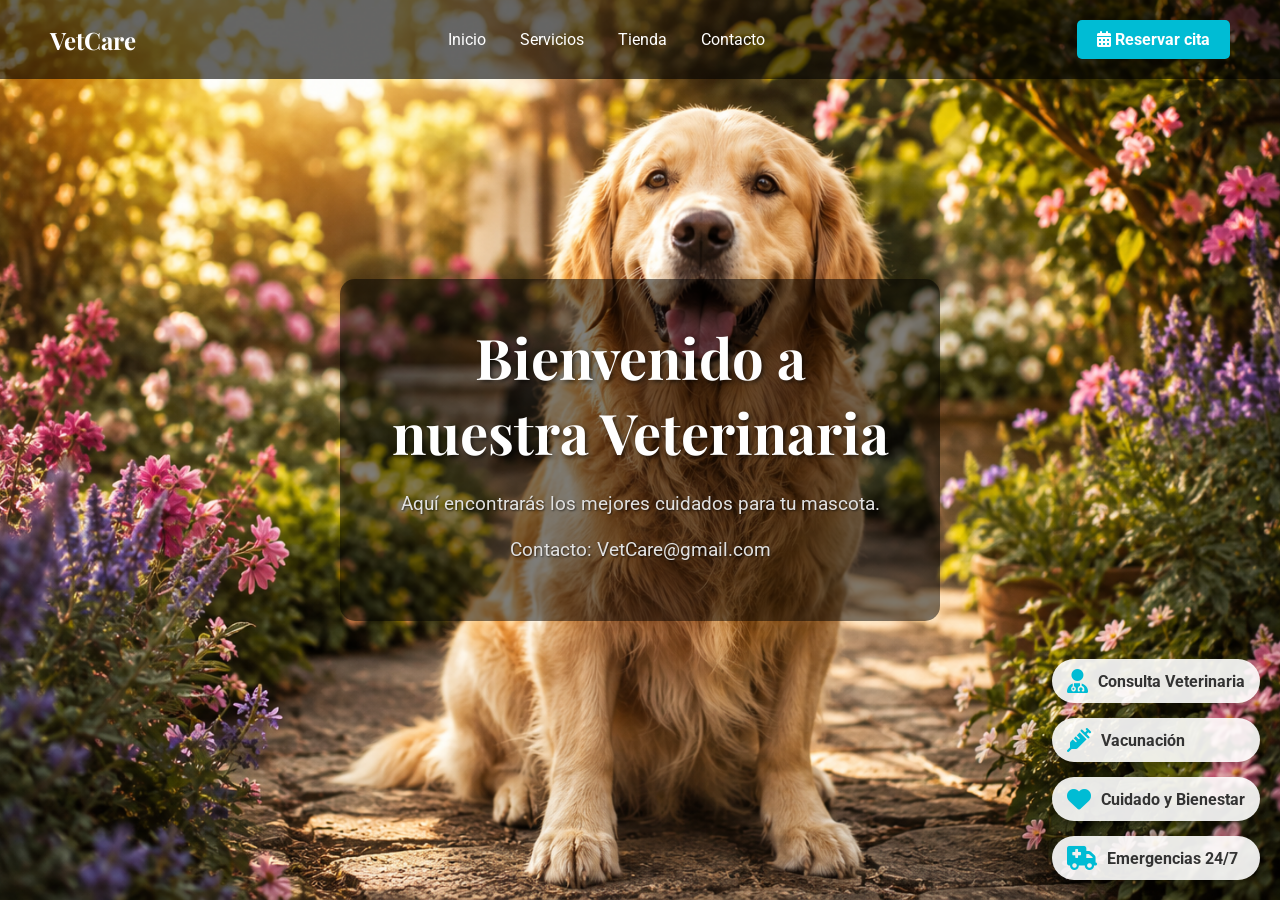
<file: index.html>
<!DOCTYPE html>
    <html lang="es">
    <head>
        <meta charset="UTF-8">
        <meta name="viewport" content="width=device-width, initial-scale=1.0">
        <title>Veterinaria</title>
        <link rel="stylesheet" href="style.css">
        <link href="https://fonts.googleapis.com/css2?family=Playfair+Display:ital,wght@0,400;0,700;1,400&family=Roboto:wght@300;400;700&display=swap" rel="stylesheet">
        <link rel="stylesheet" href="https://cdnjs.cloudflare.com/ajax/libs/font-awesome/6.4.0/css/all.min.css">
    </head>
    <body>

        <header class="navbar">
            <div class="logo">VetCare</div>
            <nav class="nav-links">
                <a href="index.html">Inicio</a>
                <a href="Servicios/servicio.html">Servicios</a>
                <a href="Tianda/tienda.html">Tienda</a>
                <a href="Contacto/contacto.html">Contacto</a>
            </nav>
            <a href="reserva/reserva.html" class="btn-cita"><i class="fa-solid fa-calendar-days"></i> Reservar cita</a>
        </header>

        <div class="hero-box">
            <h1>Bienvenido a nuestra Veterinaria</h1>
            <p>Aquí encontrarás los mejores cuidados para tu mascota.</p>
            <p>Contacto: VetCare@gmail.com</p>
        </div>  

        <div class="icon-container">
            <a href="C.V.C.E/Consulta Veterinaria/consulta.html" class="icon-item">
                <i class="fas fa-user-md"></i>
                <span>Consulta Veterinaria</span>
            </a>
            <a href="C.V.C.E/Vacunacion/vacunacion.html" class="icon-item">
                <i class="fas fa-syringe"></i>
                <span>Vacunación</span>
            </a>
            <a href="C.V.C.E/Cuidado y Bienestar/cuidado.html" class="icon-item">
                <i class="fas fa-heart"></i>
                <span>Cuidado y Bienestar</span>
            </a>
            <a href="C.V.C.E/Emergencias/emergencia.html" class="icon-item">
                <i class="fas fa-ambulance"></i>
                <span>Emergencias 24/7</span>
            </a>
        </div>

    </body>
    </html>
</file>
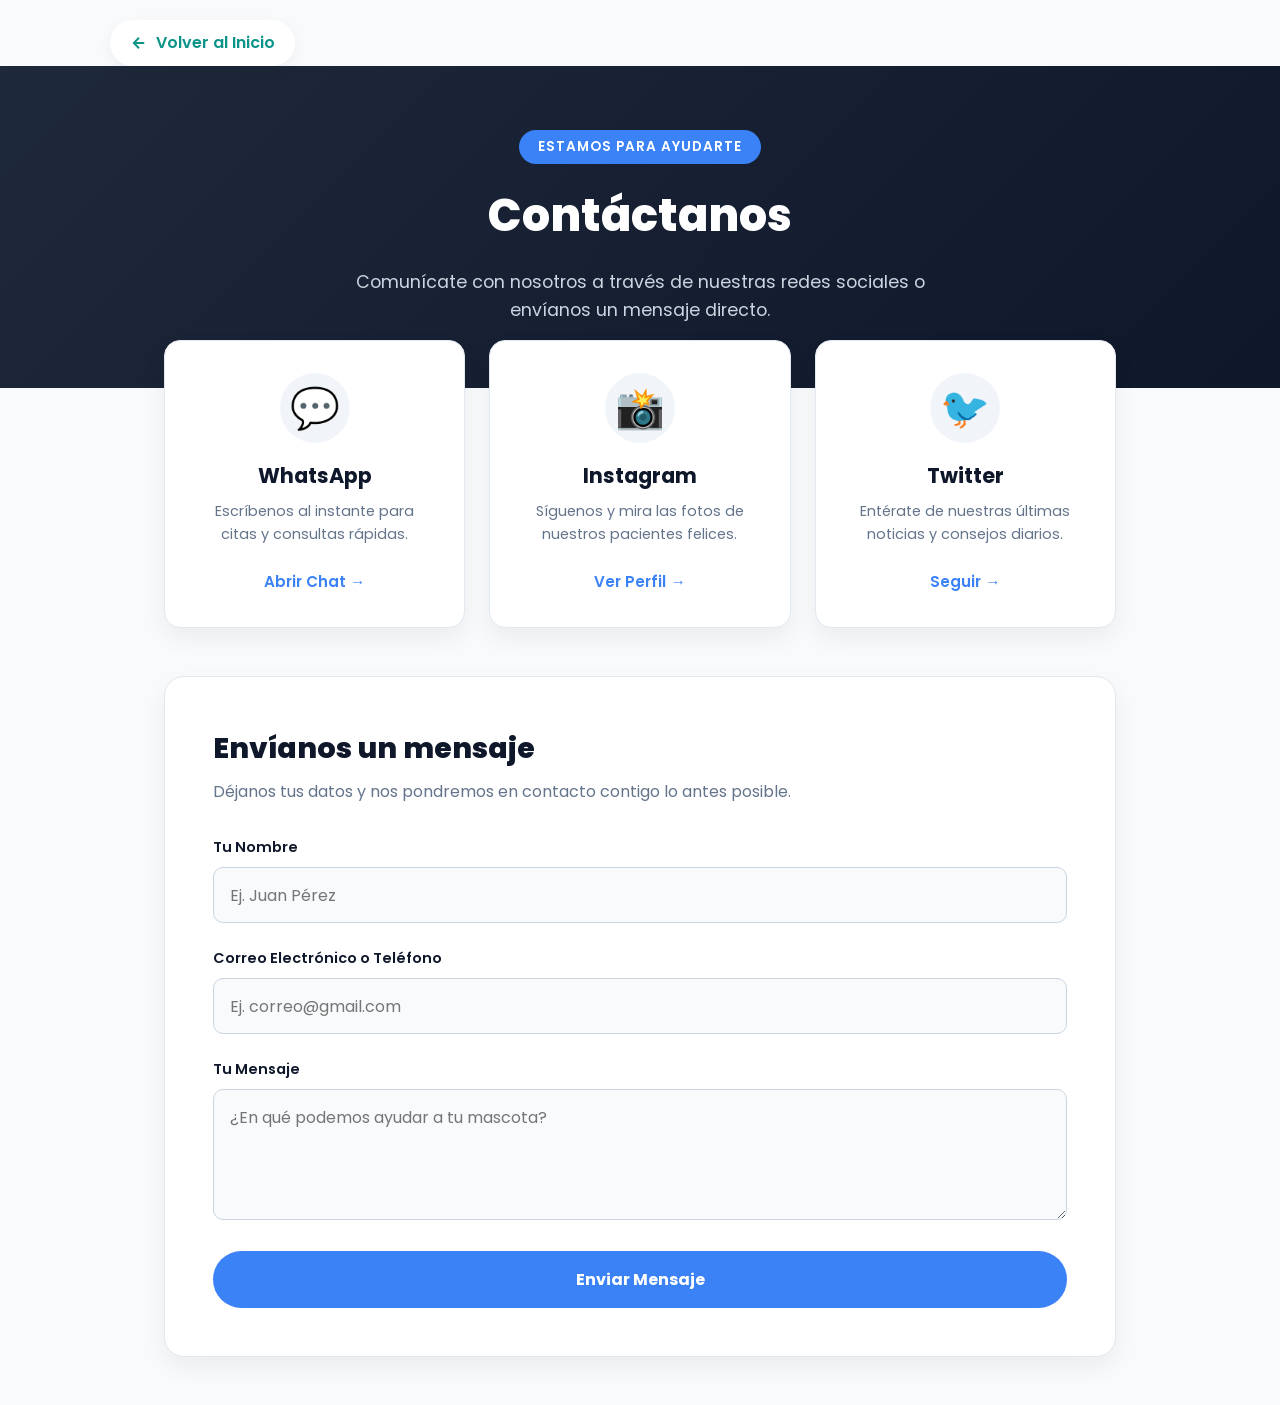
<file: Contacto/contacto.html>
<!DOCTYPE html>
<html lang="es">
<head>
    <meta charset="UTF-8">
    <meta name="viewport" content="width=device-width, initial-scale=1.0">
    <title>Contacto - VetCare Premium</title>
    
    <!-- Enlace al archivo CSS de estilos -->
    <link rel="stylesheet" href="contacto.css">
    
    <!-- Fuente moderna -->
    <link href="https://fonts.googleapis.com/css2?family=Poppins:wght@400;500;600;700;800&display=swap" rel="stylesheet">
</head>
<body>

    <!-- Botón para Volver al Inicio -->
    <div style="max-width: 1100px; margin: 20px auto 0 auto; padding: 0 20px;">
        <a href="../index.html" class="btn-volver-inicio" style="display: inline-flex; align-items: center; gap: 8px; text-decoration: none; background: #ffffff; color: #0d9488; padding: 10px 20px; border-radius: 30px; font-weight: 600; font-family: 'Poppins', sans-serif; box-shadow: 0 4px 15px rgba(0,0,0,0.05); transition: background 0.3s ease;">
            <svg width="18" height="18" viewBox="0 0 24 24" fill="none" stroke="currentColor" stroke-width="2.5"><path d="M19 12H5M12 19l-7-7 7-7"/></svg>
            Volver al Inicio
        </a>
    </div>

    <!-- Encabezado de la página -->
    <header class="main-header">
        <div class="header-content">
            <span class="badge">Estamos para ayudarte</span>
            <h1>Contáctanos</h1>
            <p>Comunícate con nosotros a través de nuestras redes sociales o envíanos un mensaje directo.</p>
        </div>
    </header>

    <main class="contact-container">
        
        <!-- Tarjetas de Redes Sociales y Comunicación -->
        <div class="social-grid">
            
            <!-- WhatsApp -->
            <a href="https://chat.whatsapp.com/DPaBUyf6cbuBgIT8KZkjf7" target="_blank" class="social-card whatsapp">
                <div class="social-icon">💬</div>
                <h3>WhatsApp</h3>
                <p>Escríbenos al instante para citas y consultas rápidas.</p>
                <span class="social-link-text">Abrir Chat &rarr;</span>
            </a>

            <!-- Instagram -->
            <a href="https://www.instagram.com/diegofrank_x20x/" target="_blank" class="social-card instagram">
                <div class="social-icon">📸</div>
                <h3>Instagram</h3>
                <p>Síguenos y mira las fotos de nuestros pacientes felices.</p>
                <span class="social-link-text">Ver Perfil &rarr;</span>
            </a>

            <!-- Twitter / X -->
            <a href="https://x.com/Frankx20x262927" target="_blank" class="social-card twitter">
                <div class="social-icon">🐦</div>
                <h3>Twitter</h3>
                <p>Entérate de nuestras últimas noticias y consejos diarios.</p>
                <span class="social-link-text">Seguir &rarr;</span>
            </a>

        </div>

        <!-- Formulario de Contacto -->
        <div class="contact-form-section">
            <h2>Envíanos un mensaje</h2>
            <p>Déjanos tus datos y nos pondremos en contacto contigo lo antes posible.</p>
            
            <form onsubmit="event.preventDefault(); alert('¡Mensaje enviado con éxito!');">
                <div class="form-group">
                    <label for="nombre">Tu Nombre</label>
                    <input type="text" id="nombre" placeholder="Ej. Juan Pérez" required>
                </div>

                <div class="form-group">
                    <label for="email">Correo Electrónico o Teléfono</label>
                    <input type="text" id="email" placeholder="Ej. correo@gmail.com" required>
                </div>

                <div class="form-group">
                    <label for="mensaje">Tu Mensaje</label>
                    <textarea id="mensaje" rows="4" placeholder="¿En qué podemos ayudar a tu mascota?" required></textarea>
                </div>

                <button type="submit" class="btn-submit">Enviar Mensaje</button>
            </form>
        </div>

    </main>

</body>
</html>
</file>
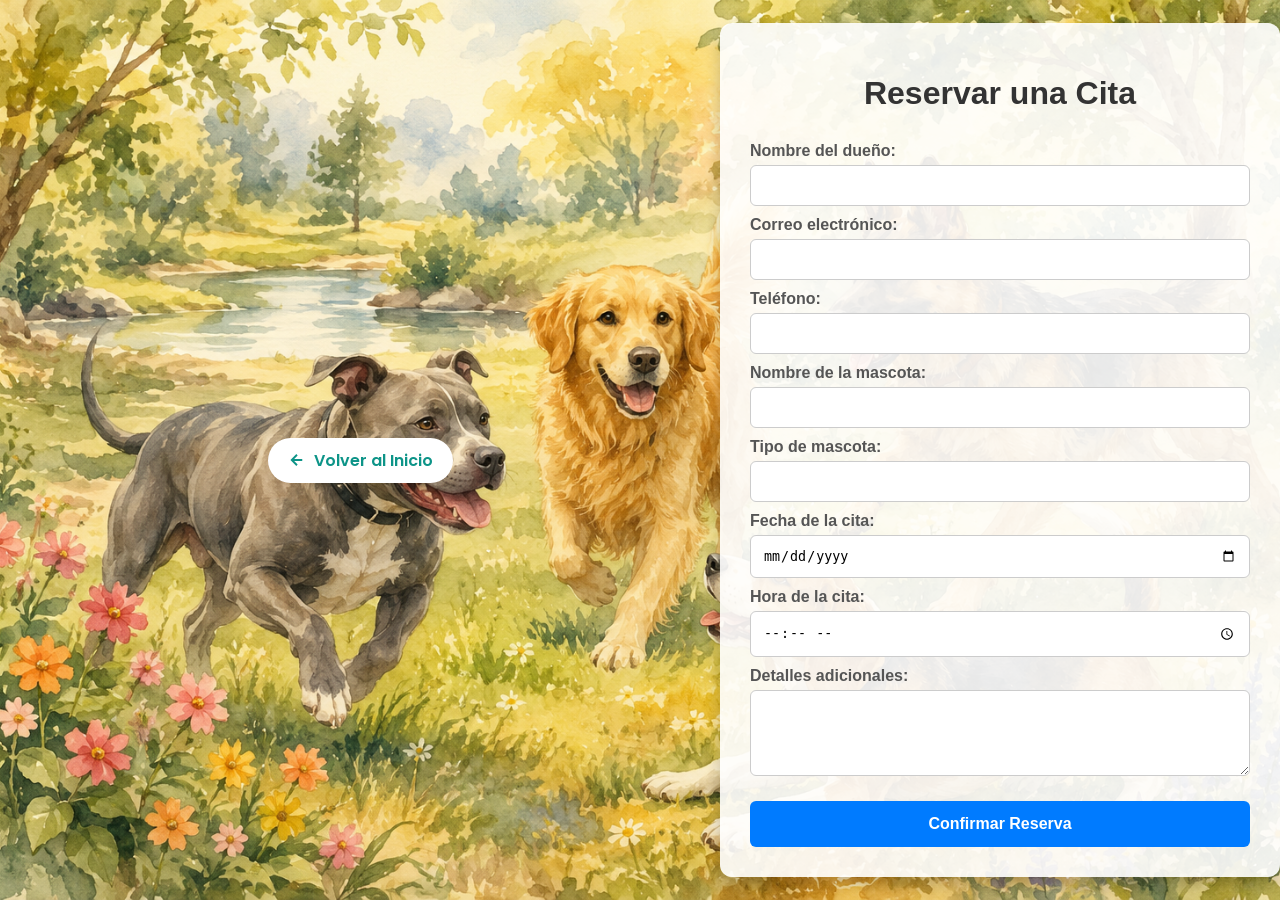
<file: reserva/reserva.html>
<!DOCTYPE html>
<html lang="es">
<head>
    <meta charset="UTF-8">
    <meta name="viewport" content="width=device-width, initial-scale=1.0">
    <title>Reservar Cita - VetCare</title>
    <link rel="stylesheet" href="style-reserva.css">
    <link href="https://fonts.googleapis.com/css2?family=Poppins:wght@400;500;600;700&display=swap" rel="stylesheet">
</head>
<body>

    <!-- Botón para Volver al Inicio -->
    <div style="max-width: 600px; margin: 20px auto 0 auto; padding: 0 20px;">
        <a href="../index.html" class="btn-volver-inicio" style="display: inline-flex; align-items: center; gap: 8px; text-decoration: none; background: #ffffff; color: #0d9488; padding: 10px 20px; border-radius: 30px; font-weight: 600; font-family: 'Poppins', sans-serif; box-shadow: 0 4px 15px rgba(0,0,0,0.05); transition: background 0.3s ease;">
            <svg width="18" height="18" viewBox="0 0 24 24" fill="none" stroke="currentColor" stroke-width="2.5"><path d="M19 12H5M12 19l-7-7 7-7"/></svg>
            Volver al Inicio
        </a>
    </div>

    <div class="form-container">
        <h1>Reservar una Cita</h1>
        <!-- Formulario configurado para enviar datos a tu hoja de cálculo -->
        <form action="https://docs.google.com/spreadsheets/d/157NHpFcvEeqprsYAyFp6iUqc6c7HgRTj0xbi03-IeEc/edit?usp=sharing" method="POST">
            
            <label for="nombre">Nombre del dueño:</label>
            <input type="text" id="nombre" name="nombreDueno" required>

            <label for="email">Correo electrónico:</label>
            <input type="email" id="email" name="correo" required>

            <label for="telefono">Teléfono:</label>
            <input type="tel" id="telefono" name="telefono" required>

            <label for="nombre-mascota">Nombre de la mascota:</label>
            <input type="text" id="nombre-mascota" name="nombreMascota" required>

            <label for="tipo-mascota">Tipo de mascota:</label>
            <input type="text" id="tipo-mascota" name="tipoMascota" required>

            <label for="fecha">Fecha de la cita:</label>
            <input type="date" id="fecha" name="fechaCita" required>

            <label for="hora">Hora de la cita:</label>
            <input type="time" id="hora" name="horaCita" required>

            <label for="detalles">Detalles adicionales:</label>
            <textarea id="detalles" name="detalleAdicional" rows="4"></textarea>

            <button type="submit">Confirmar Reserva</button>
        </form>
    </div>

    <!-- Vínculo con tu archivo de JavaScript -->
    <script src="script.js"></script>
</body>
</html>
</file>
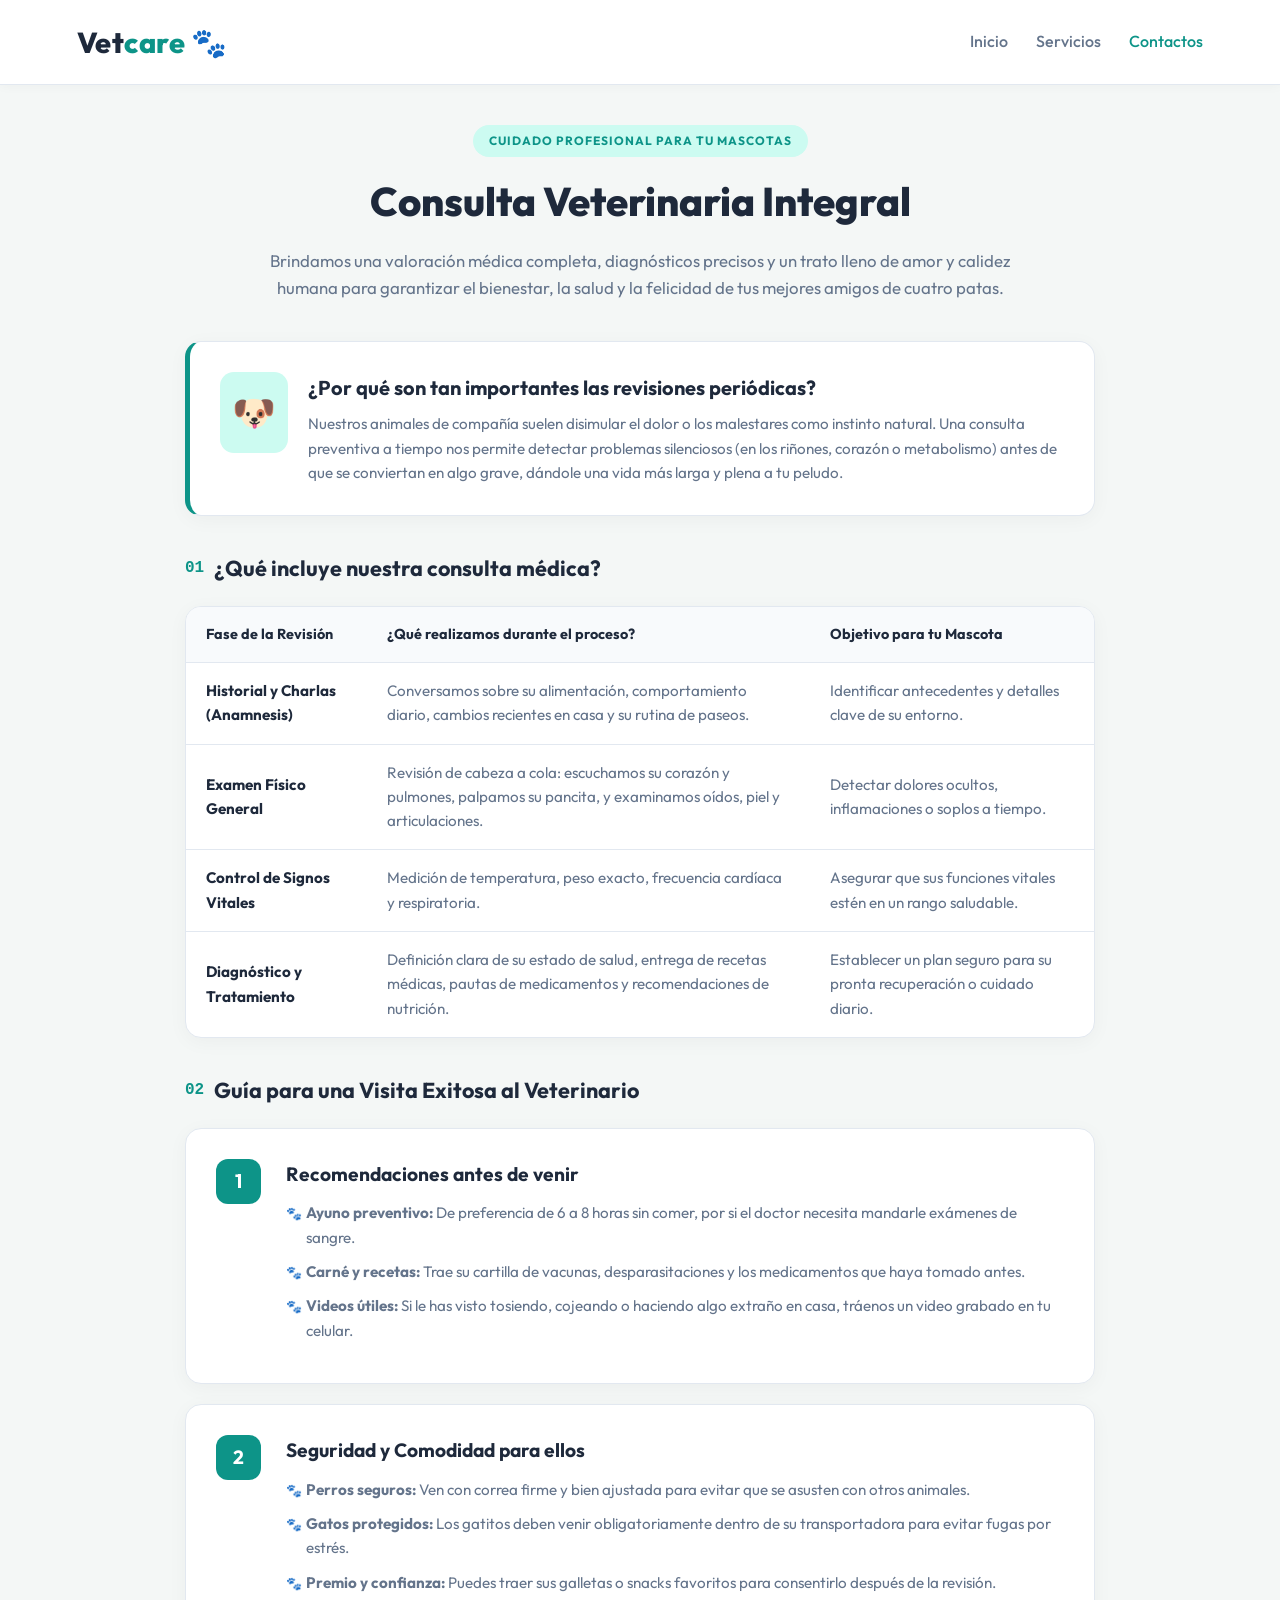
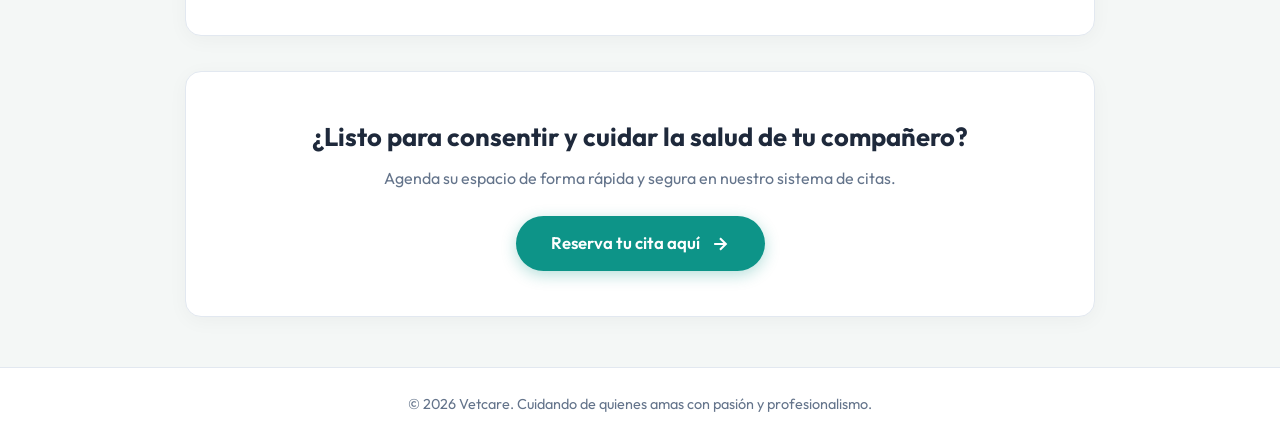
<file: C.V.C.E/Consulta Veterinaria/consulta.html>
<!DOCTYPE html>
<html lang="es">
<head>
    <meta charset="UTF-8">
    <meta name="viewport" content="width=device-width, initial-scale=1.0">
    <title>Consulta Veterinaria - Vetcare</title>
    <!-- Cambia a '../consulta.css' si tu archivo CSS está en la carpeta superior -->
    <link rel="stylesheet" href="consulta.css">
    <link href="https://fonts.googleapis.com/css2?family=Outfit:wght@300;400;500;600;700;800&display=swap" rel="stylesheet">
</head>
<body>

    <!-- Encabezado Estético y Limpio -->
    <header class="header">
        <div class="logo-container">
            <h1 class="logo">Vet<span>care</span> 🐾</h1>
        </div>
        <nav class="nav">
            <a href="../../index.html">Inicio</a>
            <a href="../../Servicios/servicio.html">Servicios</a>
            <a href="../../Contacto/contacto.html" class="active">Contactos</a>
        </nav>
    </header>

    <!-- Contenido Principal -->
    <main class="main-content">
        
        <!-- Sección Hero -->
        <section class="hero-section">
            <div class="badge-tag">CUIDADO PROFESIONAL PARA TU MASCOTAS</div>
            <h2>Consulta Veterinaria Integral</h2>
            <p>Brindamos una valoración médica completa, diagnósticos precisos y un trato lleno de amor y calidez humana para garantizar el bienestar, la salud y la felicidad de tus mejores amigos de cuatro patas.</p>
        </section>

        <!-- Tarjeta de Argumento Principal -->
        <section class="arguments-section">
            <div class="card argument-box">
                <div class="card-icon">🐶</div>
                <div>
                    <h3>¿Por qué son tan importantes las revisiones periódicas?</h3>
                    <p>Nuestros animales de compañía suelen disimular el dolor o los malestares como instinto natural. Una consulta preventiva a tiempo nos permite detectar problemas silenciosos (en los riñones, corazón o metabolismo) antes de que se conviertan en algo grave, dándole una vida más larga y plena a tu peludo.</p>
                </div>
            </div>
        </section>

        <!-- Tabla de Protocolo Veterinario -->
        <section class="table-section">
            <h3 class="section-title"><span>01</span> ¿Qué incluye nuestra consulta médica?</h3>
            <div class="table-container">
                <table class="consulta-table">
                    <thead>
                        <tr>
                            <th>Fase de la Revisión</th>
                            <th>¿Qué realizamos durante el proceso?</th>
                            <th>Objetivo para tu Mascota</th>
                        </tr>
                    </thead>
                    <tbody>
                        <tr>
                            <td><strong>Historial y Charlas (Anamnesis)</strong></td>
                            <td>Conversamos sobre su alimentación, comportamiento diario, cambios recientes en casa y su rutina de paseos.</td>
                            <td>Identificar antecedentes y detalles clave de su entorno.</td>
                        </tr>
                        <tr>
                            <td><strong>Examen Físico General</strong></td>
                            <td>Revisión de cabeza a cola: escuchamos su corazón y pulmones, palpamos su pancita, y examinamos oídos, piel y articulaciones.</td>
                            <td>Detectar dolores ocultos, inflamaciones o soplos a tiempo.</td>
                        </tr>
                        <tr>
                            <td><strong>Control de Signos Vitales</strong></td>
                            <td>Medición de temperatura, peso exacto, frecuencia cardíaca y respiratoria.</td>
                            <td>Asegurar que sus funciones vitales estén en un rango saludable.</td>
                        </tr>
                        <tr>
                            <td><strong>Diagnóstico y Tratamiento</strong></td>
                            <td>Definición clara de su estado de salud, entrega de recetas médicas, pautas de medicamentos y recomendaciones de nutrición.</td>
                            <td>Establecer un plan seguro para su pronta recuperación o cuidado diario.</td>
                        </tr>
                    </tbody>
                </table>
            </div>
        </section>

        <!-- Bloques Verticales de Preparación -->
        <section class="vertical-details">
            <h3 class="section-title"><span>02</span> Guía para una Visita Exitosa al Veterinario</h3>
            
            <div class="card detail-row">
                <div class="row-number">1</div>
                <div class="row-content">
                    <h4>Recomendaciones antes de venir</h4>
                    <ul>
                        <li><strong>Ayuno preventivo:</strong> De preferencia de 6 a 8 horas sin comer, por si el doctor necesita mandarle exámenes de sangre.</li>
                        <li><strong>Carné y recetas:</strong> Trae su cartilla de vacunas, desparasitaciones y los medicamentos que haya tomado antes.</li>
                        <li><strong>Videos útiles:</strong> Si le has visto tosiendo, cojeando o haciendo algo extraño en casa, tráenos un video grabado en tu celular.</li>
                    </ul>
                </div>
            </div>

            <div class="card detail-row">
                <div class="row-number">2</div>
                <div class="row-content">
                    <h4>Seguridad y Comodidad para ellos</h4>
                    <ul>
                        <li><strong>Perros seguros:</strong> Ven con correa firme y bien ajustada para evitar que se asusten con otros animales.</li>
                        <li><strong>Gatos protegidos:</strong> Los gatitos deben venir obligatoriamente dentro de su transportadora para evitar fugas por estrés.</li>
                        <li><strong>Premio y confianza:</strong> Puedes traer sus galletas o snacks favoritos para consentirlo después de la revisión.</li>
                    </ul>
                </div>
            </div>
        </section>

        <!-- Sección de Reserva -->
        <section class="booking-section card">
            <h3>¿Listo para consentir y cuidar la salud de tu compañero?</h3>
            <p>Agenda su espacio de forma rápida y segura en nuestro sistema de citas.</p>
            <a href="../../reserva/reserva.html" class="btn-reserva">
                <span>Reserva tu cita aquí</span>
                <svg width="20" height="20" viewBox="0 0 24 24" fill="none" stroke="currentColor" stroke-width="2.5"><path d="M5 12h14M12 5l7 7-7 7"/></svg>
            </a>
        </section>

    </main>

    <!-- Pie de página -->
    <footer class="footer">
        <p>&copy; 2026 Vetcare. Cuidando de quienes amas con pasión y profesionalismo.</p>
    </footer>

</body>
</html>
</file>
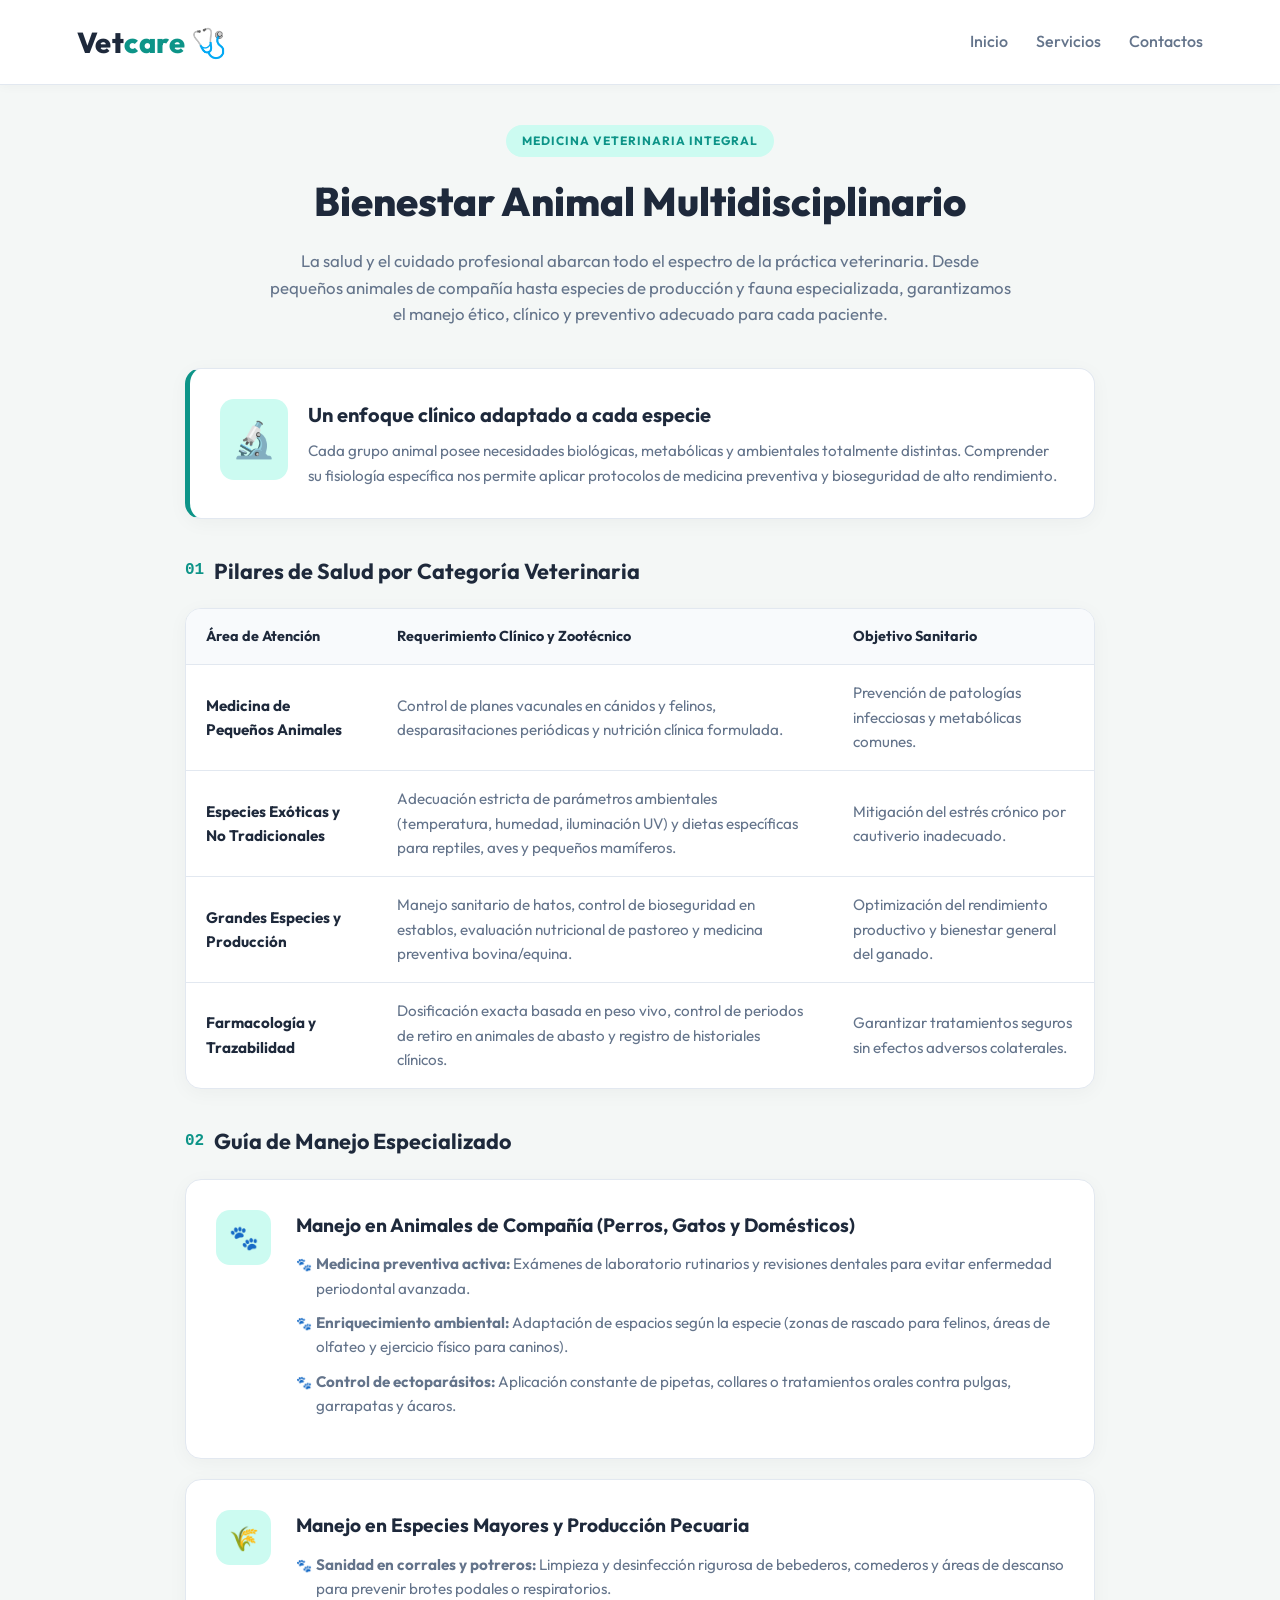
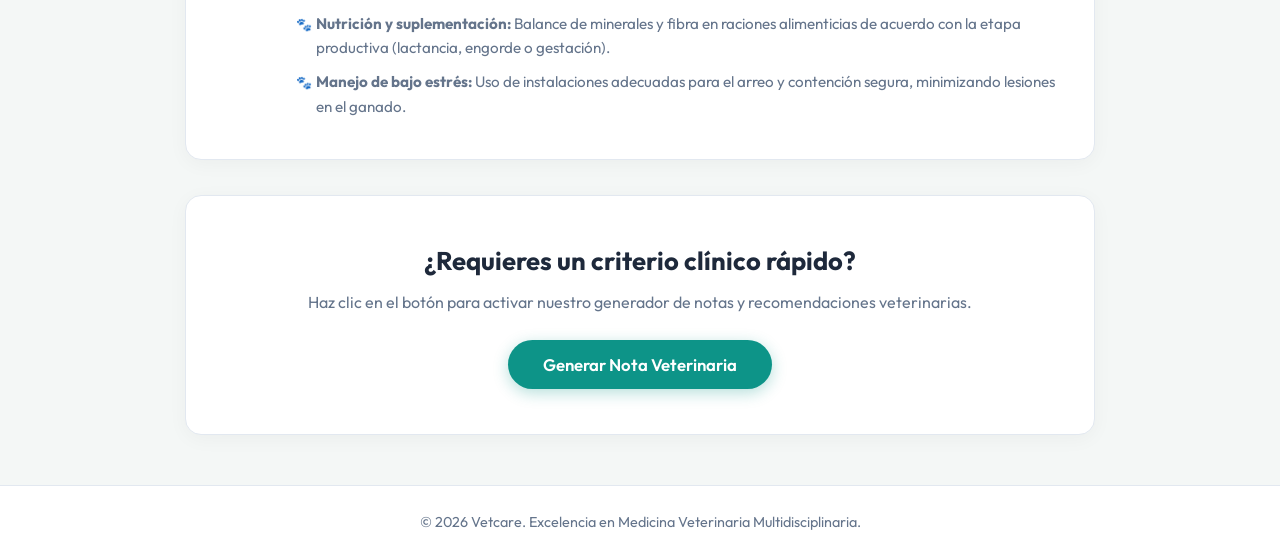
<file: C.V.C.E/Cuidado y Bienestar/cuidado.html>
<!DOCTYPE html>
<html lang="es">
<head>
    <meta charset="UTF-8">
    <meta name="viewport" content="width=device-width, initial-scale=1.0">
    <title>Cuidado y Bienestar - Vetcare</title>
    <!-- Asegúrate de que las rutas sean correctas según tu estructura de carpetas -->
    <link rel="stylesheet" href="cuidado.css">
    <link href="https://fonts.googleapis.com/css2?family=Outfit:wght@300;400;500;600;700;800&display=swap" rel="stylesheet">
</head>
<body>

    <!-- Encabezado Estético -->
    <header class="header">
        <div class="logo-container">
            <h1 class="logo">Vet<span>care</span> 🩺</h1>
        </div>
        <nav class="nav">
            <a href="../../index.html">Inicio</a>
            <a href="../../Servicios/servicio.html">Servicios</a>
            <a href="../../Contacto/contacto.html">Contactos</a>
        </nav>
    </header>

    <!-- Contenido Principal -->
    <main class="main-content">
        
        <!-- Sección Hero -->
        <section class="hero-section">
            <div class="badge-tag">MEDICINA VETERINARIA INTEGRAL</div>
            <h2>Bienestar Animal Multidisciplinario</h2>
            <p>La salud y el cuidado profesional abarcan todo el espectro de la práctica veterinaria. Desde pequeños animales de compañía hasta especies de producción y fauna especializada, garantizamos el manejo ético, clínico y preventivo adecuado para cada paciente.</p>
        </section>

        <!-- Tarjeta de Introducción / Enfoque -->
        <section class="arguments-section">
            <div class="card argument-box">
                <div class="card-icon">🔬</div>
                <div>
                    <h3>Un enfoque clínico adaptado a cada especie</h3>
                    <p>Cada grupo animal posee necesidades biológicas, metabólicas y ambientales totalmente distintas. Comprender su fisiología específica nos permite aplicar protocolos de medicina preventiva y bioseguridad de alto rendimiento.</p>
                </div>
            </div>
        </section>

        <!-- Pilares de Cuidado (Tabla Detallada) -->
        <section class="table-section">
            <h3 class="section-title"><span>01</span> Pilares de Salud por Categoría Veterinaria</h3>
            <div class="table-container">
                <table class="consulta-table">
                    <thead>
                        <tr>
                            <th>Área de Atención</th>
                            <th>Requerimiento Clínico y Zootécnico</th>
                            <th>Objetivo Sanitario</th>
                        </tr>
                    </thead>
                    <tbody>
                        <tr>
                            <td><strong>Medicina de Pequeños Animales</strong></td>
                            <td>Control de planes vacunales en cánidos y felinos, desparasitaciones periódicas y nutrición clínica formulada.</td>
                            <td>Prevención de patologías infecciosas y metabólicas comunes.</td>
                        </tr>
                        <tr>
                            <td><strong>Especies Exóticas y No Tradicionales</strong></td>
                            <td>Adecuación estricta de parámetros ambientales (temperatura, humedad, iluminación UV) y dietas específicas para reptiles, aves y pequeños mamíferos.</td>
                            <td>Mitigación del estrés crónico por cautiverio inadecuado.</td>
                        </tr>
                        <tr>
                            <td><strong>Grandes Especies y Producción</strong></td>
                            <td>Manejo sanitario de hatos, control de bioseguridad en establos, evaluación nutricional de pastoreo y medicina preventiva bovina/equina.</td>
                            <td>Optimización del rendimiento productivo y bienestar general del ganado.</td>
                        </tr>
                        <tr>
                            <td><strong>Farmacología y Trazabilidad</strong></td>
                            <td>Dosificación exacta basada en peso vivo, control de periodos de retiro en animales de abasto y registro de historiales clínicos.</td>
                            <td>Garantizar tratamientos seguros sin efectos adversos colaterales.</td>
                        </tr>
                    </tbody>
                </table>
            </div>
        </section>

        <!-- Bloques Interactivos de Consejos -->
        <section class="vertical-details">
            <h3 class="section-title"><span>02</span> Guía de Manejo Especializado</h3>
            
            <div class="card detail-row">
                <div class="row-number">🐾</div>
                <div class="row-content">
                    <h4>Manejo en Animales de Compañía (Perros, Gatos y Domésticos)</h4>
                    <ul>
                        <li><strong>Medicina preventiva activa:</strong> Exámenes de laboratorio rutinarios y revisiones dentales para evitar enfermedad periodontal avanzada.</li>
                        <li><strong>Enriquecimiento ambiental:</strong> Adaptación de espacios según la especie (zonas de rascado para felinos, áreas de olfateo y ejercicio físico para caninos).</li>
                        <li><strong>Control de ectoparásitos:</strong> Aplicación constante de pipetas, collares o tratamientos orales contra pulgas, garrapatas y ácaros.</li>
                    </ul>
                </div>
            </div>

            <div class="card detail-row">
                <div class="row-number">🌾</div>
                <div class="row-content">
                    <h4>Manejo en Especies Mayores y Producción Pecuaria</h4>
                    <ul>
                        <li><strong>Sanidad en corrales y potreros:</strong> Limpieza y desinfección rigurosa de bebederos, comederos y áreas de descanso para prevenir brotes podales o respiratorios.</li>
                        <li><strong>Nutrición y suplementación:</strong> Balance de minerales y fibra en raciones alimenticias de acuerdo con la etapa productiva (lactancia, engorde o gestación).</li>
                        <li><strong>Manejo de bajo estrés:</strong> Uso de instalaciones adecuadas para el arreo y contención segura, minimizando lesiones en el ganado.</li>
                    </ul>
                </div>
            </div>
        </section>

        <!-- Sección Interactiva JavaScript -->
        <section class="card interactive-box">
            <h3>¿Requieres un criterio clínico rápido?</h3>
            <p>Haz clic en el botón para activar nuestro generador de notas y recomendaciones veterinarias.</p>
            <button id="tip-btn" class="btn-reserva">Generar Nota Veterinaria</button>
            <div id="tip-display" class="tip-display hidden"></div>
        </section>

    </main>

    <!-- Pie de página -->
    <footer class="footer">
        <p>&copy; 2026 Vetcare. Excelencia en Medicina Veterinaria Multidisciplinaria.</p>
    </footer>

    <!-- Archivo JavaScript vinculado -->
    <script src="cuidado.js"></script>
</body>
</html>
</file>
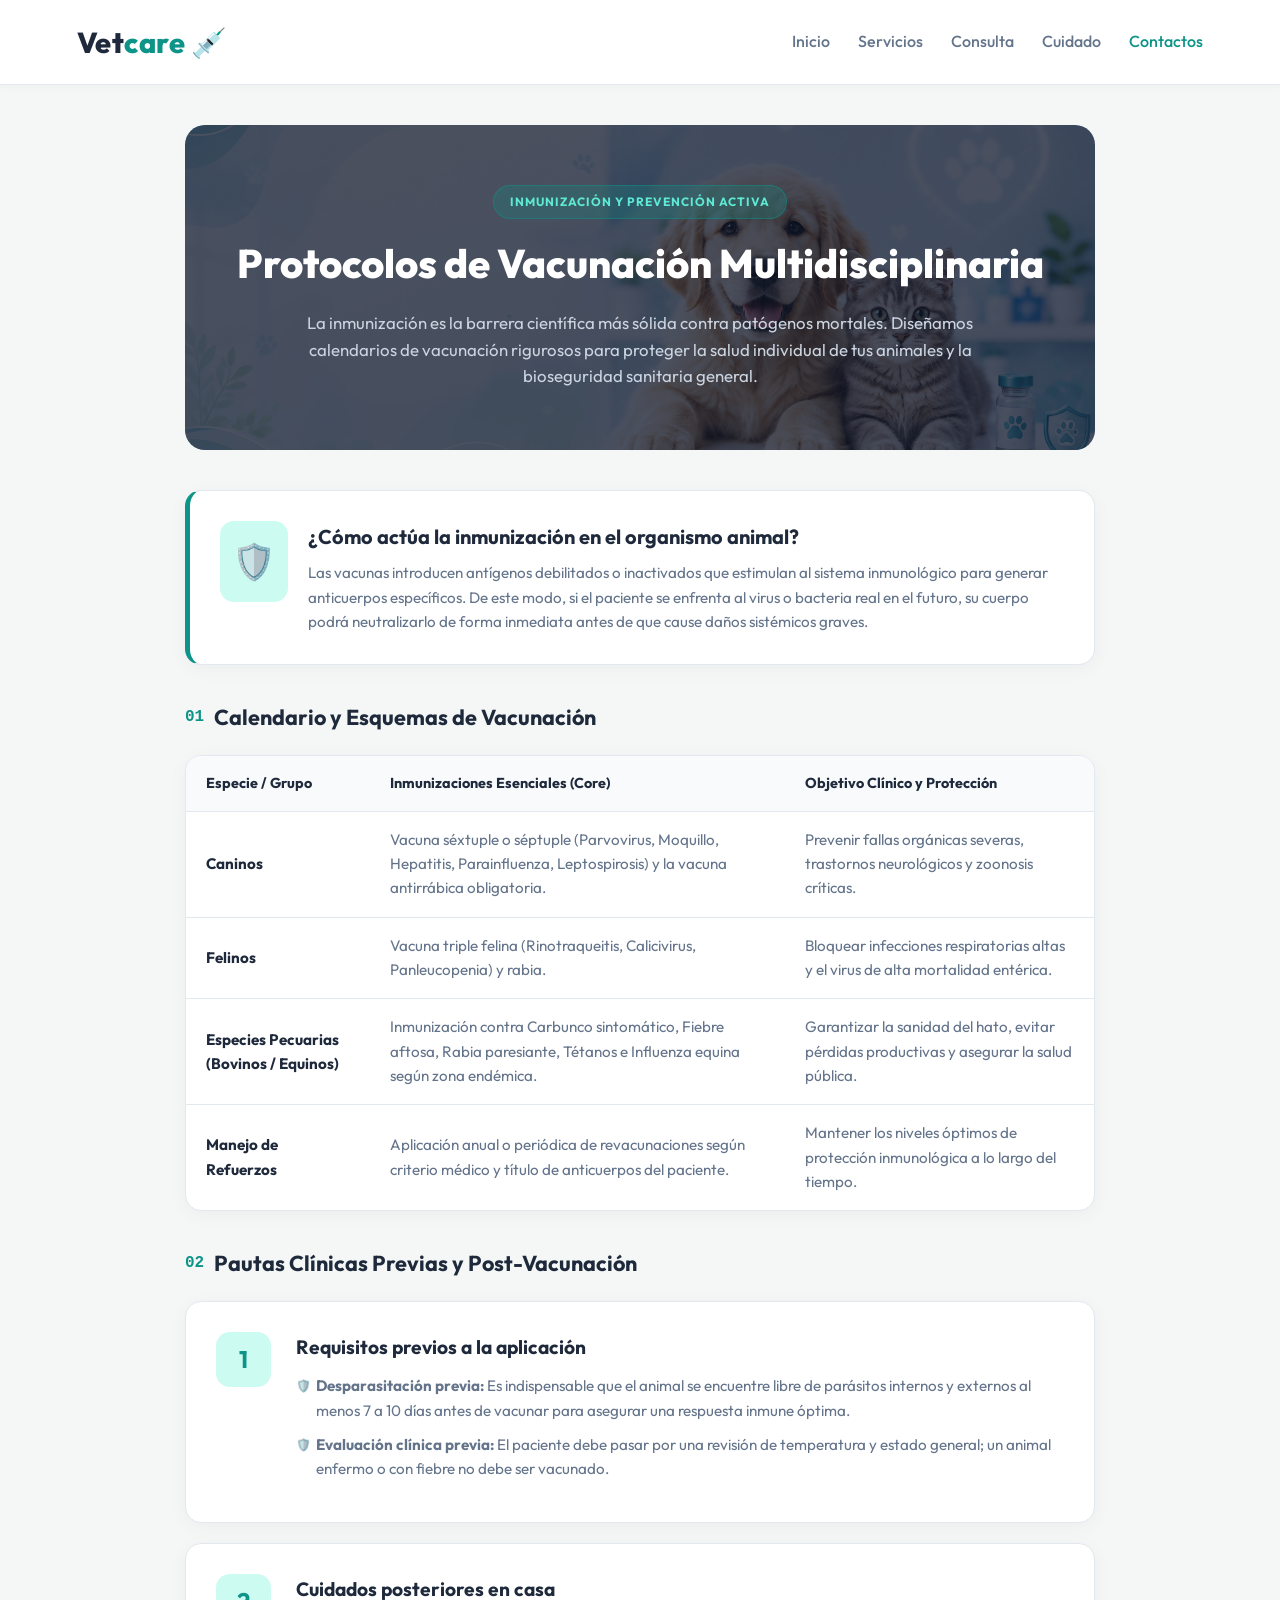
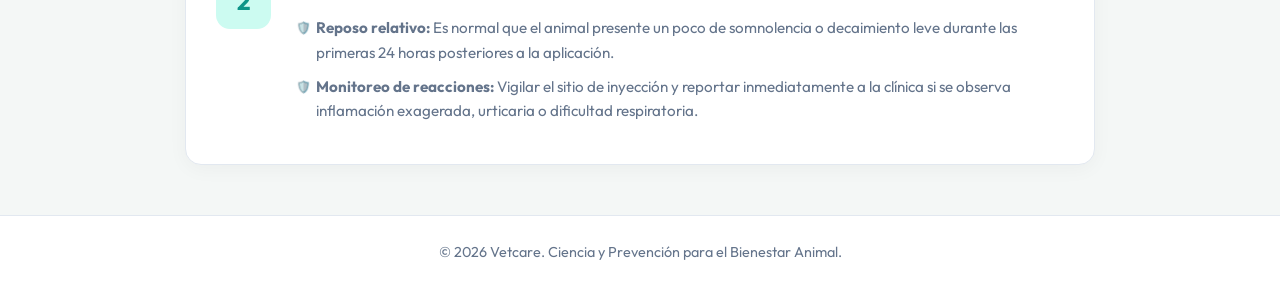
<file: C.V.C.E/Vacunacion/vacunacion.html>
<!DOCTYPE html>
<html lang="es">
<head>
    <meta charset="UTF-8">
    <meta name="viewport" content="width=device-width, initial-scale=1.0">
    <title>Vacunación y Bioseguridad - Vetcare</title>
    <link rel="stylesheet" href="vacunacion.css">
    <link href="https://fonts.googleapis.com/css2?family=Outfit:wght@300;400;500;600;700;800&display=swap" rel="stylesheet">
</head>
<body>

    <!-- Encabezado Estético -->
    <header class="header">
        <div class="logo-container">
            <h1 class="logo">Vet<span>care</span> 💉</h1>
        </div>
        <nav class="nav">
            <a href="../../index.html">Inicio</a>
            <a href="../../Servicios/servicio.html">Servicios</a>
            <a href="../../C.V.C.E/Consulta Veterinaria/consulta.html">Consulta</a>
            <a href="../Cuidado y Bienestar/cuidado.html">Cuidado</a>
            <a href="../../Contacto/contacto.html" class="active">Contactos</a>
        </nav>
    </header>

    <!-- Contenido Principal -->
    <main class="main-content">
        
        <!-- Sección Hero con espacio preparado para imagen de fondo -->
        <section class="hero-section vaccine-hero">
            <div class="hero-overlay"></div>
            <div class="hero-content-box">
                <div class="badge-tag">INMUNIZACIÓN Y PREVENCIÓN ACTIVA</div>
                <h2>Protocolos de Vacunación Multidisciplinaria</h2>
                <p>La inmunización es la barrera científica más sólida contra patógenos mortales. Diseñamos calendarios de vacunación rigurosos para proteger la salud individual de tus animales y la bioseguridad sanitaria general.</p>
            </div>
        </section>

        <!-- Tarjeta de Importancia -->
        <section class="arguments-section">
            <div class="card argument-box">
                <div class="card-icon">🛡️</div>
                <div>
                    <h3>¿Cómo actúa la inmunización en el organismo animal?</h3>
                    <p>Las vacunas introducen antígenos debilitados o inactivados que estimulan al sistema inmunológico para generar anticuerpos específicos. De este modo, si el paciente se enfrenta al virus o bacteria real en el futuro, su cuerpo podrá neutralizarlo de forma inmediata antes de que cause daños sistémicos graves.</p>
                </div>
            </div>
        </section>

        <!-- Tabla de Protocolos de Vacunación -->
        <section class="table-section">
            <h3 class="section-title"><span>01</span> Calendario y Esquemas de Vacunación</h3>
            <div class="table-container">
                <table class="consulta-table">
                    <thead>
                        <tr>
                            <th>Especie / Grupo</th>
                            <th>Inmunizaciones Esenciales (Core)</th>
                            <th>Objetivo Clínico y Protección</th>
                        </tr>
                    </thead>
                    <tbody>
                        <tr>
                            <td><strong>Caninos</strong></td>
                            <td>Vacuna séxtuple o séptuple (Parvovirus, Moquillo, Hepatitis, Parainfluenza, Leptospirosis) y la vacuna antirrábica obligatoria.</td>
                            <td>Prevenir fallas orgánicas severas, trastornos neurológicos y zoonosis críticas.</td>
                        </tr>
                        <tr>
                            <td><strong>Felinos</strong></td>
                            <td>Vacuna triple felina (Rinotraqueitis, Calicivirus, Panleucopenia) y rabia.</td>
                            <td>Bloquear infecciones respiratorias altas y el virus de alta mortalidad entérica.</td>
                        </tr>
                        <tr>
                            <td><strong>Especies Pecuarias (Bovinos / Equinos)</strong></td>
                            <td>Inmunización contra Carbunco sintomático, Fiebre aftosa, Rabia paresiante, Tétanos e Influenza equina según zona endémica.</td>
                            <td>Garantizar la sanidad del hato, evitar pérdidas productivas y asegurar la salud pública.</td>
                        </tr>
                        <tr>
                            <td><strong>Manejo de Refuerzos</strong></td>
                            <td>Aplicación anual o periódica de revacunaciones según criterio médico y título de anticuerpos del paciente.</td>
                            <td>Mantener los niveles óptimos de protección inmunológica a lo largo del tiempo.</td>
                        </tr>
                    </tbody>
                </table>
            </div>
        </section>

        <!-- Bloques Verticales Detallados -->
        <section class="vertical-details">
            <h3 class="section-title"><span>02</span> Pautas Clínicas Previas y Post-Vacunación</h3>
            
            <div class="card detail-row">
                <div class="row-number">1</div>
                <div class="row-content">
                    <h4>Requisitos previos a la aplicación</h4>
                    <ul>
                        <li><strong>Desparasitación previa:</strong> Es indispensable que el animal se encuentre libre de parásitos internos y externos al menos 7 a 10 días antes de vacunar para asegurar una respuesta inmune óptima.</li>
                        <li><strong>Evaluación clínica previa:</strong> El paciente debe pasar por una revisión de temperatura y estado general; un animal enfermo o con fiebre no debe ser vacunado.</li>
                    </ul>
                </div>
            </div>

            <div class="card detail-row">
                <div class="row-number">2</div>
                <div class="row-content">
                    <h4>Cuidados posteriores en casa</h4>
                    <ul>
                        <li><strong>Reposo relativo:</strong> Es normal que el animal presente un poco de somnolencia o decaimiento leve durante las primeras 24 horas posteriores a la aplicación.</li>
                        <li><strong>Monitoreo de reacciones:</strong> Vigilar el sitio de inyección y reportar inmediatamente a la clínica si se observa inflamación exagerada, urticaria o dificultad respiratoria.</li>
                    </ul>
                </div>
            </div>
        </section>

    </main>

    <!-- Pie de página -->
    <footer class="footer">
        <p>&copy; 2026 Vetcare. Ciencia y Prevención para el Bienestar Animal.</p>
    </footer>

</body>
</html>
</file>
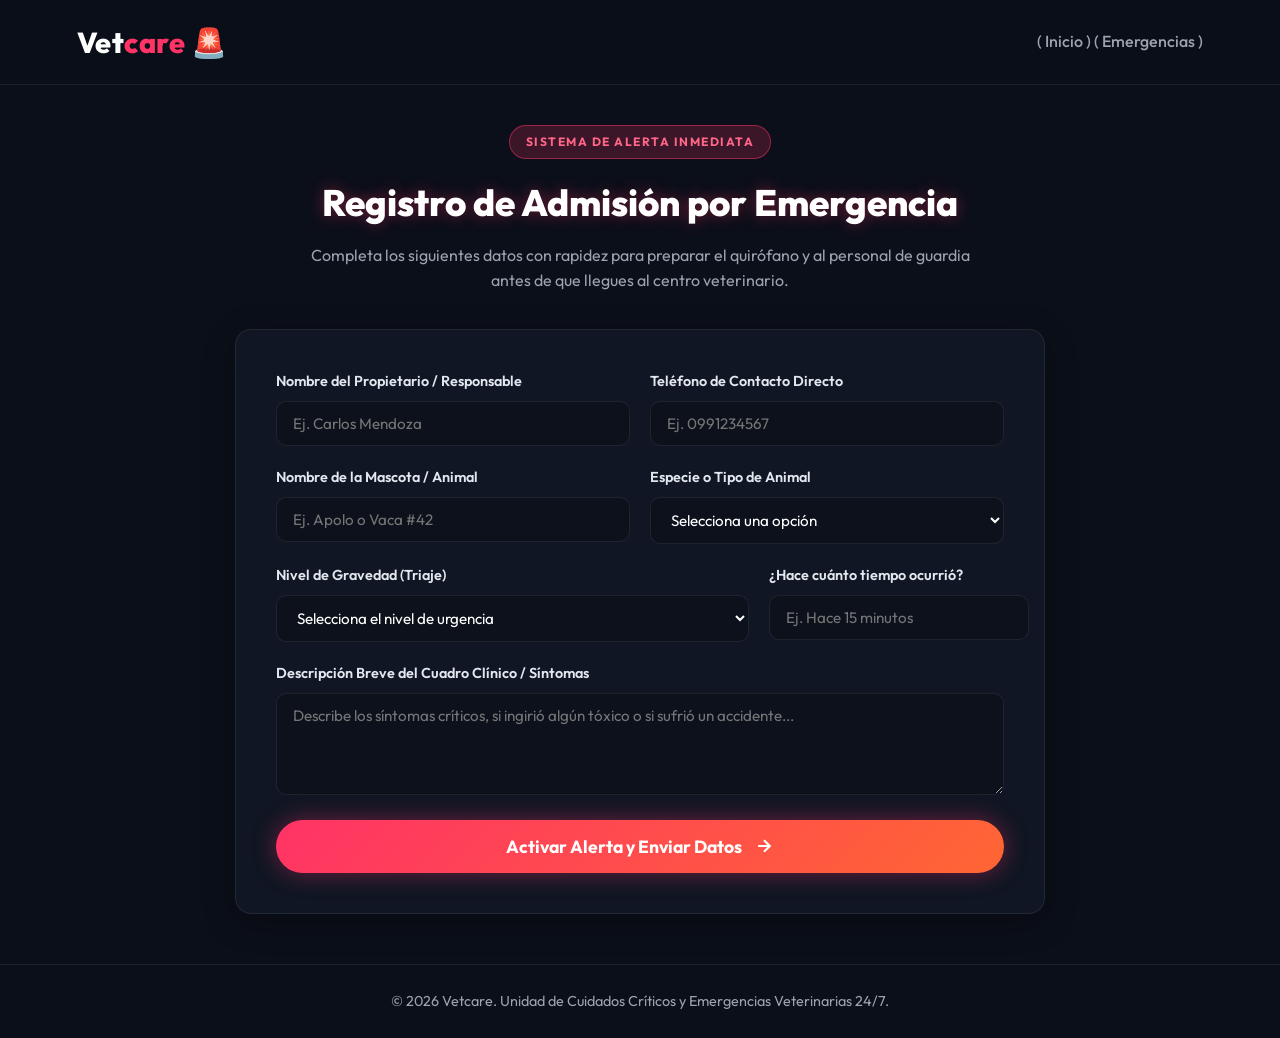
<file: C.V.C.E/Emergencias/citas_emergencia/cita_emergencia.html>
<!DOCTYPE html>
<html lang="es">
<head>
    <meta charset="UTF-8">
    <meta name="viewport" content="width=device-width, initial-scale=1.0">
    <title>Reserva de Urgencia - Vetcare 24/7</title>
    <link rel="stylesheet" href="cita_emergencia.css">
    <link href="https://fonts.googleapis.com/css2?family=Outfit:wght@300;400;500;600;700;800&display=swap" rel="stylesheet">
</head>
<body>

    <!-- Encabezado Estético -->
    <header class="header">
        <div class="logo-container">
            <h1 class="logo">Vet<span>care</span> 🚨</h1>
        </div>
        <nav class="nav">
            <a href="../../../index.html"> ( Inicio ) </a>
            <a href="../emergencia.html"> ( Emergencias ) </a>
        </nav>
    </header>

    <!-- Contenido Principal - Formulario de Emergencia -->
    <main class="main-content">
        
        <section class="form-hero">
            <div class="badge-tag alert-tag">SISTEMA DE ALERTA INMEDIATA</div>
            <h2>Registro de Admisión por Emergencia</h2>
            <p>Completa los siguientes datos con rapidez para preparar el quirófano y al personal de guardia antes de que llegues al centro veterinario.</p>
        </section>

        <section class="card form-container">
            <form id="emergency-form">
                
                <div class="form-grid">
                    <div class="form-group">
                        <label for="propietario">Nombre del Propietario / Responsable</label>
                        <input type="text" id="propietario" required placeholder="Ej. Carlos Mendoza">
                    </div>

                    <div class="form-group">
                        <label for="telefono">Teléfono de Contacto Directo</label>
                        <input type="tel" id="telefono" required placeholder="Ej. 0991234567">
                    </div>
                </div>

                <div class="form-grid">
                    <div class="form-group">
                        <label for="paciente">Nombre de la Mascota / Animal</label>
                        <input type="text" id="paciente" required placeholder="Ej. Apolo o Vaca #42">
                    </div>

                    <div class="form-group">
                        <label for="especie">Especie o Tipo de Animal</label>
                        <select id="especie" required>
                            <option value="" disabled selected>Selecciona una opción</option>
                            <option value="Canino">Canino (Perro)</option>
                            <option value="Felino">Felino (Gato)</option>
                            <option value="Exotico">Exótico / Silvestre (Ave, Reptil, etc.)</option>
                            <option value="Bovino_Equino">Bovino / Equino (Ganado o Caballo)</option>
                            <option value="Otro">Otro</option>
                        </select>
                    </div>
                </div>

                <div class="form-grid">
                    <div class="form-group">
                        <label for="gravedad">Nivel de Gravedad (Triaje)</label>
                        <select id="gravedad" required>
                            <option value="" disabled selected>Selecciona el nivel de urgencia</option>
                            <option value="Rojo">🔴 Código Rojo (Crítico / Paro / Hemorragia profusa)</option>
                            <option value="Naranja">🟠 Código Naranja (Urgente / Convulsiones / Envenenamiento)</option>
                            <option value="Amarillo">🟡 Código Amarillo (Dolor agudo / Herida moderada)</option>
                        </select>
                    </div>

                    <div class="form-group">
                        <label for="tiempo">¿Hace cuánto tiempo ocurrió?</label>
                        <input type="text" id="tiempo" required placeholder="Ej. Hace 15 minutos">
                    </div>
                </div>

                <div class="form-group full-width">
                    <label for="sintomas">Descripción Breve del Cuadro Clínico / Síntomas</label>
                    <textarea id="sintomas" rows="4" required placeholder="Describe los síntomas críticos, si ingirió algún tóxico o si sufrió un accidente..."></textarea>
                </div>

                <button type="submit" class="btn-reserva btn-emergency-submit">
                    <span>Activar Alerta y Enviar Datos</span>
                    <svg width="20" height="20" viewBox="0 0 24 24" fill="none" stroke="currentColor" stroke-width="2.5"><path d="M5 12h14M12 5l7 7-7 7"/></svg>
                </button>

            </form>

            <!-- Mensaje de éxito oculto inicialmente -->
            <div id="success-message" class="success-box hidden">
                <h3>🚨 ¡Alerta de Emergencia Registrada con Éxito!</h3>
                <p>Nuestros médicos de guardia y quirófano acaban de recibir tus datos. <strong>Ven en camino de inmediato</strong> o mantén la línea abierta para recibir instrucciones de soporte pre-clínico.</p>
            </div>
        </section>

    </main>

    <!-- Pie de página -->
    <footer class="footer">
        <p>&copy; 2026 Vetcare. Unidad de Cuidados Críticos y Emergencias Veterinarias 24/7.</p>
    </footer>

    <!-- Script vinculado -->
    <script src="cita_emergencia.js"></script>
</body>
</html>
</file>
<file: style.css>
* {
    margin: 0;
    padding: 0;
    box-sizing: border-box;
}

body {
    height: 100vh;
    display: flex;
    justify-content: center;
    align-items: center;
    background-image: url('fondo_veterinaria.png');
    background-size: cover;
    background-position: center;
    background-repeat: no-repeat;
    font-family: 'Roboto', sans-serif;
    color: white;
}

.navbar {
    position: fixed;
    top: 0;
    left: 0;
    width: 100%;
    display: flex;
    justify-content: space-between;
    align-items: center;
    padding: 20px 50px;
    background-color: rgba(0, 0, 0, 0.6);
    z-index: 1000;
}

.navbar .logo {
    font-size: 24px;
    font-weight: bold;
    color: #fff;
    font-family: 'Playfair Display', serif;
}

.navbar .nav-links a {
    color: #fff;
    text-decoration: none;
    margin: 0 15px;
    font-size: 16px;
    transition: color 0.3s ease;
}

.navbar .nav-links a:hover {
    color: #00bcd4;
}

.navbar .btn-cita {
    background-color: #00bcd4;
    color: #fff;
    padding: 10px 20px;
    border-radius: 5px;
    text-decoration: none;
    font-weight: bold;
    transition: background-color 0.3s ease;
}

.navbar .btn-cita:hover {
    background-color: #008ba3;
}

.hero-box {
    background-color: rgba(0, 0, 0, 0.5);
    padding: 40px;
    border-radius: 15px;
    text-align: center;
    max-width: 600px;
}

h1 {
    font-family: 'Playfair Display', serif;
    font-size: 3.5rem;
    margin-bottom: 20px;
    color: #ffffff;
    text-shadow: 2px 2px 4px rgba(0, 0, 0, 0.6);
}

p {
    font-size: 1.2rem;
    line-height: 1.6;
    margin-bottom: 15px;
    color: #e0e0e0;
    text-shadow: 1px 1px 2px rgba(0, 0, 0, 0.6);
}

.icon-container {
    position: fixed;
    bottom: 20px;
    right: 20px;
    display: flex;
    flex-direction: column;
    gap: 15px;
    z-index: 1000;
}

.icon-item {
    background-color: rgba(255, 255, 255, 0.9);
    padding: 10px 15px;
    border-radius: 30px;
    display: flex;
    align-items: center;
    gap: 10px;
    color: #333;
    font-weight: bold;
    box-shadow: 0 4px 6px rgba(0, 0, 0, 0.2);
    transition: transform 0.3s ease;
    text-decoration: none; /* <-- Esto elimina la línea subrayada de los enlaces */
}

.icon-item:hover {
    transform: scale(1.05);
    color: #333; /* Evita que cambie de color de forma extraña al pasar el mouse */
}

.icon-item i {
    color: #00bcd4;
    font-size: 1.5rem;
}
</file>
<file: Contacto/contacto.css>
:root {
    --primary: #3b82f6;
    --bg-color: #f8fafc;
    --card-bg: #ffffff;
    --text-dark: #0f172a;
    --text-muted: #64748b;
}

* {
    margin: 0;
    padding: 0;
    box-sizing: border-box;
    font-family: 'Poppins', sans-serif;
}

body {
    background-color: var(--bg-color);
    color: var(--text-dark);
    line-height: 1.6;
}

/* Encabezado */
.main-header {
    background: linear-gradient(135deg, #1e293b 0%, #0f172a 100%);
    color: white;
    padding: 4rem 2rem;
    text-align: center;
}

.badge {
    background-color: var(--primary);
    color: white;
    padding: 0.4rem 1.2rem;
    border-radius: 2rem;
    font-size: 0.85rem;
    font-weight: 600;
    text-transform: uppercase;
    letter-spacing: 1px;
    display: inline-block;
    margin-bottom: 1rem;
}

.main-header h1 {
    font-size: 2.8rem;
    font-weight: 800;
    margin-bottom: 1rem;
}

.main-header p {
    font-size: 1.1rem;
    color: #cbd5e1;
    max-width: 600px;
    margin: 0 auto;
}

/* Contenedor principal */
.contact-container {
    max-width: 1000px;
    margin: -3rem auto 3rem auto;
    padding: 0 1.5rem;
}

/* Cuadrícula de Redes Sociales */
.social-grid {
    display: grid;
    grid-template-columns: repeat(auto-fit, minmax(280px, 1fr));
    gap: 1.5rem;
    margin-bottom: 3rem;
}

.social-card {
    background: var(--card-bg);
    padding: 2rem;
    border-radius: 16px;
    box-shadow: 0 10px 25px rgba(0,0,0,0.06);
    text-align: center;
    text-decoration: none;
    color: inherit;
    border: 1px solid #e2e8f0;
    transition: transform 0.3s ease, box-shadow 0.3s ease;
    display: flex;
    flex-direction: column;
    align-items: center;
}

.social-card:hover {
    transform: translateY(-8px);
    box-shadow: 0 15px 30px rgba(0,0,0,0.1);
}

.social-icon {
    font-size: 2.5rem;
    margin-bottom: 1rem;
    background: #f1f5f9;
    width: 70px;
    height: 70px;
    display: flex;
    align-items: center;
    justify-content: center;
    border-radius: 50%;
}

.social-card h3 {
    font-size: 1.3rem;
    font-weight: 700;
    margin-bottom: 0.5rem;
    color: var(--text-dark);
}

.social-card p {
    font-size: 0.9rem;
    color: var(--text-muted);
    margin-bottom: 1.5rem;
}

.social-link-text {
    font-weight: 600;
    font-size: 0.95rem;
    color: var(--primary);
    margin-top: auto;
}

/* Estilos específicos de colores por red social al pasar el mouse */
.social-card.whatsapp:hover { border-color: #25D366; }
.social-card.instagram:hover { border-color: #E1306C; }
.social-card.twitter:hover { border-color: #1DA1F2; }

/* Sección del Formulario */
.contact-form-section {
    background: var(--card-bg);
    padding: 3rem;
    border-radius: 20px;
    box-shadow: 0 10px 25px rgba(0,0,0,0.06);
    border: 1px solid #e2e8f0;
    margin-bottom: 2rem;
}

.contact-form-section h2 {
    font-size: 1.8rem;
    font-weight: 800;
    margin-bottom: 0.5rem;
    color: var(--text-dark);
}

.contact-form-section p {
    color: var(--text-muted);
    margin-bottom: 2rem;
}

.form-group {
    margin-bottom: 1.5rem;
    text-align: left;
}

.form-group label {
    display: block;
    font-weight: 600;
    font-size: 0.9rem;
    margin-bottom: 0.5rem;
    color: var(--text-dark);
}

.form-group input,
.form-group textarea {
    width: 100%;
    padding: 0.9rem 1rem;
    border: 1px solid #cbd5e1;
    border-radius: 10px;
    font-size: 1rem;
    outline: none;
    transition: border-color 0.3s ease;
    background-color: #f8fafc;
}

.form-group input:focus,
.form-group textarea:focus {
    border-color: var(--primary);
    background-color: #ffffff;
}

.btn-submit {
    background-color: var(--primary);
    color: white;
    border: none;
    padding: 1rem 2rem;
    border-radius: 50px;
    font-size: 1rem;
    font-weight: 700;
    cursor: pointer;
    width: 100%;
    transition: background-color 0.3s ease, transform 0.2s ease;
}

.btn-submit:hover {
    background-color: #1d4ed8;
    transform: scale(1.01);
}

/* Botón Volver al inicio */
.back-home {
    text-align: center;
}

.btn-home {
    display: inline-block;
    background-color: #e2e8f0;
    color: var(--text-dark);
    padding: 0.8rem 2rem;
    border-radius: 50px;
    text-decoration: none;
    font-weight: 600;
    transition: background-color 0.3s ease;
}

.btn-home:hover {
    background-color: #cbd5e1;
}
</file>
<file: reserva/style-reserva.css>
body {
    font-family: Arial, sans-serif;
    margin: 0;
    padding: 0;
    display: flex;
    justify-content: center;
    align-items: center;
    min-height: 100vh;
    background: url('fondo_reserva.png') no-repeat center center fixed;
    background-size: cover;
}
.form-container {
    max-width: 500px;
    width: 100%;
    background: rgba(255, 255, 255, 0.9);
    padding: 30px;
    border-radius: 12px;
    box-shadow: 0 8px 16px rgba(0, 0, 0, 0.2);
}
h1 {
    text-align: center;
    color: #333;
    margin-bottom: 20px;
}
form {
    display: flex;
    flex-direction: column;
}
label {
    margin-top: 10px;
    margin-bottom: 5px;
    font-weight: bold;
    color: #555;
}
input[type="text"],
input[type="email"],
input[type="tel"],
input[type="date"],
input[type="time"],
textarea {
    padding: 12px;
    border: 1px solid #ccc;
    border-radius: 6px;
    width: 100%;
    box-sizing: border-box;
}
textarea {
    resize: vertical;
}
button {
    margin-top: 25px;
    padding: 14px;
    background-color: #007bff;
    color: #fff;
    border: none;
    border-radius: 6px;
    font-size: 16px;
    font-weight: bold;
    cursor: pointer;
    transition: background-color 0.3s;
}
button:hover {
    background-color: #0056b3;
}
</file>
<file: C.V.C.E/Consulta Veterinaria/consulta.css>
@import url('https://fonts.googleapis.com/css2?family=Outfit:wght@300;400;500;600;700;800&display=swap');

* {
    margin: 0;
    padding: 0;
    box-sizing: border-box;
    font-family: 'Outfit', sans-serif;
}

:root {
    --bg-main: #f4f7f6;
    --bg-card: #ffffff;
    --border-color: #e2e8f0;
    --primary-color: #0d9488; /* Verde clínico y amigable */
    --primary-light: #ccfbf1;
    --accent-orange: #f97316; /* Toque cálido amigable */
    --text-main: #1e293b;
    --text-muted: #64748b;
}

body {
    background-color: var(--bg-main);
    color: var(--text-main);
    line-height: 1.6;
}

/* Header Limpio y Profesional */
.header {
    background: #ffffff;
    border-bottom: 1px solid var(--border-color);
    display: flex;
    justify-content: space-between;
    align-items: center;
    padding: 1.2rem 6%;
    position: sticky;
    top: 0;
    z-index: 1000;
    box-shadow: 0 2px 10px rgba(0,0,0,0.03);
}

.logo {
    font-size: 1.8rem;
    font-weight: 800;
    letter-spacing: 0.5px;
    color: #1e293b;
}

.logo span {
    color: var(--primary-color);
}

.nav a {
    color: var(--text-muted);
    text-decoration: none;
    margin-left: 25px;
    font-weight: 500;
    transition: color 0.3s ease;
}

.nav a:hover, .nav a.active {
    color: var(--primary-color);
}

.main-content {
    max-width: 950px;
    margin: 40px auto;
    padding: 0 20px;
}

/* Tarjetas Estéticas Blancas */
.card {
    background: var(--bg-card);
    border: 1px solid var(--border-color);
    border-radius: 16px;
    box-shadow: 0 4px 20px rgba(0, 0, 0, 0.04);
    transition: transform 0.2s ease, box-shadow 0.2s ease;
}

.card:hover {
    box-shadow: 0 6px 25px rgba(0, 0, 0, 0.08);
}

/* Hero Section */
.hero-section {
    text-align: center;
    margin-bottom: 40px;
}

.badge-tag {
    display: inline-block;
    background: var(--primary-light);
    color: var(--primary-color);
    padding: 6px 16px;
    font-size: 0.75rem;
    font-weight: 700;
    letter-spacing: 1px;
    border-radius: 20px;
    margin-bottom: 12px;
}

.hero-section h2 {
    font-size: 2.5rem;
    font-weight: 800;
    color: #1e293b;
    margin-bottom: 15px;
}

.hero-section p {
    font-size: 1.05rem;
    color: var(--text-muted);
    max-width: 750px;
    margin: 0 auto;
}

/* Sección de Argumentos */
.arguments-section {
    margin-bottom: 35px;
}

.argument-box {
    display: flex;
    align-items: flex-start;
    gap: 20px;
    padding: 30px;
    border-left: 5px solid var(--primary-color);
}

.card-icon {
    font-size: 2.2rem;
    background: var(--primary-light);
    padding: 12px;
    border-radius: 14px;
    flex-shrink: 0;
}

.argument-box h3 {
    color: #1e293b;
    margin-bottom: 8px;
    font-size: 1.25rem;
}

.argument-box p {
    color: var(--text-muted);
    font-size: 0.95rem;
}

/* Títulos de Sección */
.section-title {
    font-size: 1.35rem;
    font-weight: 700;
    color: #1e293b;
    margin-bottom: 20px;
    display: flex;
    align-items: center;
    gap: 10px;
}

.section-title span {
    color: var(--primary-color);
    font-size: 1rem;
    font-family: monospace;
}

/* Tabla Estilizada */
.table-section {
    margin-bottom: 35px;
}

.table-container {
    background: var(--bg-card);
    border: 1px solid var(--border-color);
    border-radius: 16px;
    overflow: hidden;
    box-shadow: 0 4px 20px rgba(0, 0, 0, 0.04);
}

.consulta-table {
    width: 100%;
    border-collapse: collapse;
    text-align: left;
}

.consulta-table th, .consulta-table td {
    padding: 16px 20px;
    border-bottom: 1px solid var(--border-color);
}

.consulta-table th {
    background-color: #f8fafc;
    color: #1e293b;
    font-weight: 700;
    font-size: 0.9rem;
}

.consulta-table tr:last-child td {
    border-bottom: none;
}

.consulta-table tr:hover {
    background-color: #fdfdfd;
}

.consulta-table td {
    color: var(--text-muted);
    font-size: 0.95rem;
}

.consulta-table td strong {
    color: #1e293b;
}

/* Bloques Verticales */
.vertical-details {
    margin-bottom: 35px;
}

.detail-row {
    display: flex;
    align-items: flex-start;
    gap: 25px;
    padding: 30px;
    margin-bottom: 20px;
}

.row-number {
    background: var(--primary-color);
    color: #ffffff;
    font-weight: 700;
    font-size: 1.2rem;
    width: 45px;
    height: 45px;
    display: flex;
    align-items: center;
    justify-content: center;
    border-radius: 12px;
    flex-shrink: 0;
}

.row-content h4 {
    color: #1e293b;
    font-size: 1.2rem;
    margin-bottom: 12px;
}

.row-content ul {
    list-style-type: none;
    padding-left: 0;
}

.row-content ul li {
    margin-bottom: 10px;
    color: var(--text-muted);
    position: relative;
    padding-left: 20px;
    font-size: 0.95rem;
}

.row-content ul li::before {
    content: "🐾";
    position: absolute;
    left: 0;
    font-size: 0.8rem;
    top: 2px;
}

/* Sección de Reserva */
.booking-section {
    text-align: center;
    padding: 45px 30px;
}

.booking-section h3 {
    font-size: 1.6rem;
    font-weight: 700;
    color: #1e293b;
    margin-bottom: 8px;
}

.booking-section p {
    color: var(--text-muted);
    margin-bottom: 25px;
}

.btn-reserva {
    display: inline-flex;
    align-items: center;
    gap: 10px;
    background-color: var(--primary-color);
    color: #fff;
    padding: 14px 35px;
    font-size: 1.05rem;
    font-weight: 600;
    text-decoration: none;
    border-radius: 30px;
    transition: background-color 0.3s ease, transform 0.2s ease;
    box-shadow: 0 4px 15px rgba(13, 148, 136, 0.3);
}

.btn-reserva:hover {
    background-color: #0f766e;
    transform: translateY(-2px);
}

/* Footer */
.footer {
    text-align: center;
    padding: 25px;
    border-top: 1px solid var(--border-color);
    color: var(--text-muted);
    font-size: 0.9rem;
    background: #ffffff;
    margin-top: 50px;
}
</file>
<file: C.V.C.E/Cuidado y Bienestar/cuidado.css>
@import url('https://fonts.googleapis.com/css2?family=Outfit:wght@300;400;500;600;700;800&display=swap');

* {
    margin: 0;
    padding: 0;
    box-sizing: border-box;
    font-family: 'Outfit', sans-serif;
}

:root {
    --bg-main: #f4f7f6;
    --bg-card: #ffffff;
    --border-color: #e2e8f0;
    --primary-color: #0d9488; 
    --primary-light: #ccfbf1;
    --accent-orange: #f97316; 
    --text-main: #1e293b;
    --text-muted: #64748b;
}

body {
    background-color: var(--bg-main);
    color: var(--text-main);
    line-height: 1.6;
}

.header {
    background: #ffffff;
    border-bottom: 1px solid var(--border-color);
    display: flex;
    justify-content: space-between;
    align-items: center;
    padding: 1.2rem 6%;
    position: sticky;
    top: 0;
    z-index: 1000;
    box-shadow: 0 2px 10px rgba(0,0,0,0.03);
}

.logo {
    font-size: 1.8rem;
    font-weight: 800;
    letter-spacing: 0.5px;
    color: #1e293b;
}

.logo span {
    color: var(--primary-color);
}

.nav a {
    color: var(--text-muted);
    text-decoration: none;
    margin-left: 25px;
    font-weight: 500;
    transition: color 0.3s ease;
}

.nav a:hover, .nav a.active {
    color: var(--primary-color);
}

.main-content {
    max-width: 950px;
    margin: 40px auto;
    padding: 0 20px;
}

.card {
    background: var(--bg-card);
    border: 1px solid var(--border-color);
    border-radius: 16px;
    box-shadow: 0 4px 20px rgba(0, 0, 0, 0.04);
    transition: transform 0.2s ease, box-shadow 0.2s ease;
}

.card:hover {
    box-shadow: 0 6px 25px rgba(0, 0, 0, 0.08);
}

.hero-section {
    text-align: center;
    margin-bottom: 40px;
}

.badge-tag {
    display: inline-block;
    background: var(--primary-light);
    color: var(--primary-color);
    padding: 6px 16px;
    font-size: 0.75rem;
    font-weight: 700;
    letter-spacing: 1px;
    border-radius: 20px;
    margin-bottom: 12px;
}

.hero-section h2 {
    font-size: 2.5rem;
    font-weight: 800;
    color: #1e293b;
    margin-bottom: 15px;
}

.hero-section p {
    font-size: 1.05rem;
    color: var(--text-muted);
    max-width: 750px;
    margin: 0 auto;
}

.arguments-section {
    margin-bottom: 35px;
}

.argument-box {
    display: flex;
    align-items: flex-start;
    gap: 20px;
    padding: 30px;
    border-left: 5px solid var(--primary-color);
}

.card-icon {
    font-size: 2.2rem;
    background: var(--primary-light);
    padding: 12px;
    border-radius: 14px;
    flex-shrink: 0;
}

.argument-box h3 {
    color: #1e293b;
    margin-bottom: 8px;
    font-size: 1.25rem;
}

.argument-box p {
    color: var(--text-muted);
    font-size: 0.95rem;
}

.section-title {
    font-size: 1.35rem;
    font-weight: 700;
    color: #1e293b;
    margin-bottom: 20px;
    display: flex;
    align-items: center;
    gap: 10px;
}

.section-title span {
    color: var(--primary-color);
    font-size: 1rem;
    font-family: monospace;
}

.table-section {
    margin-bottom: 35px;
}

.table-container {
    background: var(--bg-card);
    border: 1px solid var(--border-color);
    border-radius: 16px;
    overflow: hidden;
    box-shadow: 0 4px 20px rgba(0, 0, 0, 0.04);
}

.consulta-table {
    width: 100%;
    border-collapse: collapse;
    text-align: left;
}

.consulta-table th, .consulta-table td {
    padding: 16px 20px;
    border-bottom: 1px solid var(--border-color);
}

.consulta-table th {
    background-color: #f8fafc;
    color: #1e293b;
    font-weight: 700;
    font-size: 0.9rem;
}

.consulta-table tr:last-child td {
    border-bottom: none;
}

.consulta-table tr:hover {
    background-color: #fdfdfd;
}

.consulta-table td {
    color: var(--text-muted);
    font-size: 0.95rem;
}

.consulta-table td strong {
    color: #1e293b;
}

.vertical-details {
    margin-bottom: 35px;
}

.detail-row {
    display: flex;
    align-items: flex-start;
    gap: 25px;
    padding: 30px;
    margin-bottom: 20px;
}

.row-number {
    background: var(--primary-light);
    color: var(--primary-color);
    font-weight: 700;
    font-size: 1.5rem;
    width: 55px;
    height: 55px;
    display: flex;
    align-items: center;
    justify-content: center;
    border-radius: 14px;
    flex-shrink: 0;
}

.row-content h4 {
    color: #1e293b;
    font-size: 1.2rem;
    margin-bottom: 12px;
}

.row-content ul {
    list-style-type: none;
    padding-left: 0;
}

.row-content ul li {
    margin-bottom: 10px;
    color: var(--text-muted);
    position: relative;
    padding-left: 20px;
    font-size: 0.95rem;
}

.row-content ul li::before {
    content: "🐾";
    position: absolute;
    left: 0;
    font-size: 0.8rem;
    top: 2px;
}

/* Sección Interactiva con JavaScript */
.interactive-box {
    text-align: center;
    padding: 45px 30px;
    margin-bottom: 40px;
}

.interactive-box h3 {
    font-size: 1.6rem;
    font-weight: 700;
    color: #1e293b;
    margin-bottom: 8px;
}

.interactive-box p {
    color: var(--text-muted);
    margin-bottom: 25px;
}

.btn-reserva {
    display: inline-block;
    background-color: var(--primary-color);
    color: #fff;
    padding: 14px 35px;
    font-size: 1.05rem;
    font-weight: 600;
    text-decoration: none;
    border: none;
    border-radius: 30px;
    cursor: pointer;
    transition: background-color 0.3s ease, transform 0.2s ease;
    box-shadow: 0 4px 15px rgba(13, 148, 136, 0.3);
}

.btn-reserva:hover {
    background-color: #0f766e;
    transform: translateY(-2px);
}

.tip-display {
    margin-top: 20px;
    padding: 20px;
    background: #f8fafc;
    border: 1px dashed var(--primary-color);
    border-radius: 12px;
    color: #1e293b;
    font-weight: 500;
    font-size: 1.05rem;
}

.hidden {
    display: none;
}

.footer {
    text-align: center;
    padding: 25px;
    border-top: 1px solid var(--border-color);
    color: var(--text-muted);
    font-size: 0.9rem;
    background: #ffffff;
    margin-top: 50px;
}
</file>
<file: C.V.C.E/Vacunacion/vacunacion.css>
@import url('https://fonts.googleapis.com/css2?family=Outfit:wght@300;400;500;600;700;800&display=swap');

* {
    margin: 0;
    padding: 0;
    box-sizing: border-box;
    font-family: 'Outfit', sans-serif;
}

:root {
    --bg-main: #f4f7f6;
    --bg-card: #ffffff;
    --border-color: #e2e8f0;
    --primary-color: #0d9488; 
    --primary-light: #ccfbf1;
    --text-main: #1e293b;
    --text-muted: #64748b;
}

body {
    background-color: var(--bg-main);
    color: var(--text-main);
    line-height: 1.6;
}

.header {
    background: #ffffff;
    border-bottom: 1px solid var(--border-color);
    display: flex;
    justify-content: space-between;
    align-items: center;
    padding: 1.2rem 6%;
    position: sticky;
    top: 0;
    z-index: 1000;
    box-shadow: 0 2px 10px rgba(0,0,0,0.03);
}

.logo {
    font-size: 1.8rem;
    font-weight: 800;
    letter-spacing: 0.5px;
    color: #1e293b;
}

.logo span {
    color: var(--primary-color);
}

.nav a {
    color: var(--text-muted);
    text-decoration: none;
    margin-left: 25px;
    font-weight: 500;
    transition: color 0.3s ease;
}

.nav a:hover, .nav a.active {
    color: var(--primary-color);
}

.main-content {
    max-width: 950px;
    margin: 40px auto;
    padding: 0 20px;
}

/* ==========================================================
   APARTADO PARA LA IMAGEN DE FONDO DEL HERO
   ========================================================== */
.vaccine-hero {
    position: relative;
    /* 
      INSTRUCCIÓN PARA TU IMAGEN DE FONDO:
      Reemplaza 'tu-imagen.jpg' por el nombre y ruta de tu archivo de imagen.
      Ejemplo: background-image: url('img/fondo-vacunas.jpg');
    */
    background-image: url('vacunacion_fondo.png'); 
    background-size: cover;
    background-position: center;
    border-radius: 20px;
    overflow: hidden;
    padding: 60px 30px;
    margin-bottom: 40px;
    color: #ffffff;
    text-align: center;
}

/* Capa oscura semitransparente para que el texto resalte sobre la imagen */
.hero-overlay {
    position: absolute;
    top: 0;
    left: 0;
    width: 100%;
    height: 100%;
    background: rgba(15, 23, 42, 0.75); /* Ajusta la opacidad si lo deseas cambiando 0.75 */
    z-index: 1;
}

.hero-content-box {
    position: relative;
    z-index: 2;
}

.vaccine-hero .badge-tag {
    background: rgba(13, 148, 136, 0.25);
    border: 1px solid rgba(13, 148, 136, 0.5);
    color: #5eead4;
}

.vaccine-hero h2 {
    font-size: 2.5rem;
    font-weight: 800;
    color: #ffffff;
    margin-bottom: 15px;
}

.vaccine-hero p {
    font-size: 1.05rem;
    color: #cbd5e1;
    max-width: 750px;
    margin: 0 auto;
}
/* ========================================================== */

.card {
    background: var(--bg-card);
    border: 1px solid var(--border-color);
    border-radius: 16px;
    box-shadow: 0 4px 20px rgba(0, 0, 0, 0.04);
    transition: transform 0.2s ease, box-shadow 0.2s ease;
}

.card:hover {
    box-shadow: 0 6px 25px rgba(0, 0, 0, 0.08);
}

.badge-tag {
    display: inline-block;
    background: var(--primary-light);
    color: var(--primary-color);
    padding: 6px 16px;
    font-size: 0.75rem;
    font-weight: 700;
    letter-spacing: 1px;
    border-radius: 20px;
    margin-bottom: 12px;
}

.arguments-section {
    margin-bottom: 35px;
}

.argument-box {
    display: flex;
    align-items: flex-start;
    gap: 20px;
    padding: 30px;
    border-left: 5px solid var(--primary-color);
}

.card-icon {
    font-size: 2.2rem;
    background: var(--primary-light);
    padding: 12px;
    border-radius: 14px;
    flex-shrink: 0;
}

.argument-box h3 {
    color: #1e293b;
    margin-bottom: 8px;
    font-size: 1.25rem;
}

.argument-box p {
    color: var(--text-muted);
    font-size: 0.95rem;
}

.section-title {
    font-size: 1.35rem;
    font-weight: 700;
    color: #1e293b;
    margin-bottom: 20px;
    display: flex;
    align-items: center;
    gap: 10px;
}

.section-title span {
    color: var(--primary-color);
    font-size: 1rem;
    font-family: monospace;
}

.table-section {
    margin-bottom: 35px;
}

.table-container {
    background: var(--bg-card);
    border: 1px solid var(--border-color);
    border-radius: 16px;
    overflow: hidden;
    box-shadow: 0 4px 20px rgba(0, 0, 0, 0.04);
}

.consulta-table {
    width: 100%;
    border-collapse: collapse;
    text-align: left;
}

.consulta-table th, .consulta-table td {
    padding: 16px 20px;
    border-bottom: 1px solid var(--border-color);
}

.consulta-table th {
    background-color: #f8fafc;
    color: #1e293b;
    font-weight: 700;
    font-size: 0.9rem;
}

.consulta-table tr:last-child td {
    border-bottom: none;
}

.consulta-table tr:hover {
    background-color: #fdfdfd;
}

.consulta-table td {
    color: var(--text-muted);
    font-size: 0.95rem;
}

.consulta-table td strong {
    color: #1e293b;
}

.vertical-details {
    margin-bottom: 35px;
}

.detail-row {
    display: flex;
    align-items: flex-start;
    gap: 25px;
    padding: 30px;
    margin-bottom: 20px;
}

.row-number {
    background: var(--primary-light);
    color: var(--primary-color);
    font-weight: 700;
    font-size: 1.5rem;
    width: 55px;
    height: 55px;
    display: flex;
    align-items: center;
    justify-content: center;
    border-radius: 14px;
    flex-shrink: 0;
}

.row-content h4 {
    color: #1e293b;
    font-size: 1.2rem;
    margin-bottom: 12px;
}

.row-content ul {
    list-style-type: none;
    padding-left: 0;
}

.row-content ul li {
    margin-bottom: 10px;
    color: var(--text-muted);
    position: relative;
    padding-left: 20px;
    font-size: 0.95rem;
}

.row-content ul li::before {
    content: "🛡️";
    position: absolute;
    left: 0;
    font-size: 0.75rem;
    top: 2px;
}

.footer {
    text-align: center;
    padding: 25px;
    border-top: 1px solid var(--border-color);
    color: var(--text-muted);
    font-size: 0.9rem;
    background: #ffffff;
    margin-top: 50px;
}
</file>
<file: C.V.C.E/Emergencias/citas_emergencia/cita_emergencia.css>
@import url('https://fonts.googleapis.com/css2?family=Outfit:wght@300;400;500;600;700;800&display=swap');

* {
    margin: 0;
    padding: 0;
    box-sizing: border-box;
    font-family: 'Outfit', sans-serif;
}

:root {
    --bg-main: #0b0f19;
    --bg-card: rgba(18, 24, 38, 0.85);
    --border-color: rgba(255, 255, 255, 0.08);
    --accent-red: #ff3366;
    --text-main: #f3f4f6;
    --text-muted: #9ca3af;
}

body {
    background-color: var(--bg-main);
    color: var(--text-main);
    line-height: 1.6;
}

.header {
    background: rgba(11, 15, 25, 0.9);
    backdrop-filter: blur(12px);
    border-bottom: 1px solid var(--border-color);
    display: flex;
    justify-content: space-between;
    align-items: center;
    padding: 1.2rem 6%;
    position: sticky;
    top: 0;
    z-index: 1000;
}

.logo {
    font-size: 1.8rem;
    font-weight: 800;
    letter-spacing: 0.5px;
    color: #fff;
}

.logo span {
    color: var(--accent-red);
}

.nav a {
    color: var(--text-muted);
    text-decoration: none;
    font-weight: 500;
    transition: color 0.3s ease;
}

.nav a:hover {
    color: var(--accent-red);
}

.main-content {
    max-width: 850px;
    margin: 40px auto;
    padding: 0 20px;
}

.form-hero {
    text-align: center;
    margin-bottom: 35px;
}

.alert-tag {
    display: inline-block;
    background: rgba(255, 51, 102, 0.2);
    border: 1px solid rgba(255, 51, 102, 0.5);
    color: #ff6688;
    padding: 6px 16px;
    font-size: 0.75rem;
    font-weight: 700;
    letter-spacing: 1.5px;
    border-radius: 20px;
    margin-bottom: 15px;
}

.form-hero h2 {
    font-size: 2.3rem;
    font-weight: 800;
    color: #ffffff;
    margin-bottom: 10px;
    text-shadow: 0 0 15px rgba(255, 51, 102, 0.4);
}

.form-hero p {
    font-size: 1rem;
    color: var(--text-muted);
    max-width: 700px;
    margin: 0 auto;
}

.card {
    background: var(--bg-card);
    backdrop-filter: blur(12px);
    border: 1px solid var(--border-color);
    border-radius: 16px;
    box-shadow: 0 8px 32px rgba(0, 0, 0, 0.3);
    padding: 40px;
}

.form-grid {
    display: grid;
    grid-template-columns: 1fr 1fr;
    gap: 20px;
    margin-bottom: 20px;
}

.form-group {
    display: flex;
    flex-direction: column;
}

.form-group.full-width {
    grid-column: span 2;
    margin-bottom: 25px;
}

label {
    font-size: 0.9rem;
    font-weight: 600;
    color: #e2e8f0;
    margin-bottom: 8px;
}

input, select, textarea {
    background: rgba(11, 15, 25, 0.6);
    border: 1px solid var(--border-color);
    border-radius: 10px;
    padding: 12px 16px;
    color: #fff;
    font-size: 0.95rem;
    outline: none;
    transition: border-color 0.3s ease, box-shadow 0.3s ease;
}

input:focus, select:focus, textarea:focus {
    border-color: var(--accent-red);
    box-shadow: 0 0 10px rgba(255, 51, 102, 0.25);
}

select option {
    background: #0b0f19;
    color: #fff;
}

.btn-emergency-submit {
    width: 100%;
    display: inline-flex;
    justify-content: center;
    align-items: center;
    gap: 12px;
    background: linear-gradient(135deg, var(--accent-red), #ff6633);
    color: #fff;
    padding: 15px;
    font-size: 1.1rem;
    font-weight: 700;
    border: none;
    border-radius: 30px;
    cursor: pointer;
    transition: all 0.3s ease;
    box-shadow: 0 0 25px rgba(255, 51, 102, 0.4);
}

.btn-emergency-submit:hover {
    transform: translateY(-2px);
    box-shadow: 0 0 35px rgba(255, 51, 102, 0.7);
}

.success-box {
    text-align: center;
    padding: 30px;
    background: rgba(255, 51, 102, 0.1);
    border: 1px solid var(--accent-red);
    border-radius: 12px;
    margin-top: 20px;
}

.success-box h3 {
    color: var(--accent-red);
    font-size: 1.4rem;
    margin-bottom: 10px;
}

.success-box p {
    color: var(--text-main);
    font-size: 1rem;
}

.hidden {
    display: none;
}

.footer {
    text-align: center;
    padding: 25px;
    border-top: 1px solid var(--border-color);
    color: var(--text-muted);
    font-size: 0.9rem;
    background: rgba(11, 15, 25, 0.8);
    margin-top: 50px;
}

@media (max-width: 768px) {
    .form-grid {
        grid-template-columns: 1fr;
    }
    .form-group.full-width {
        grid-column: span 1;
    }
}
</file>
